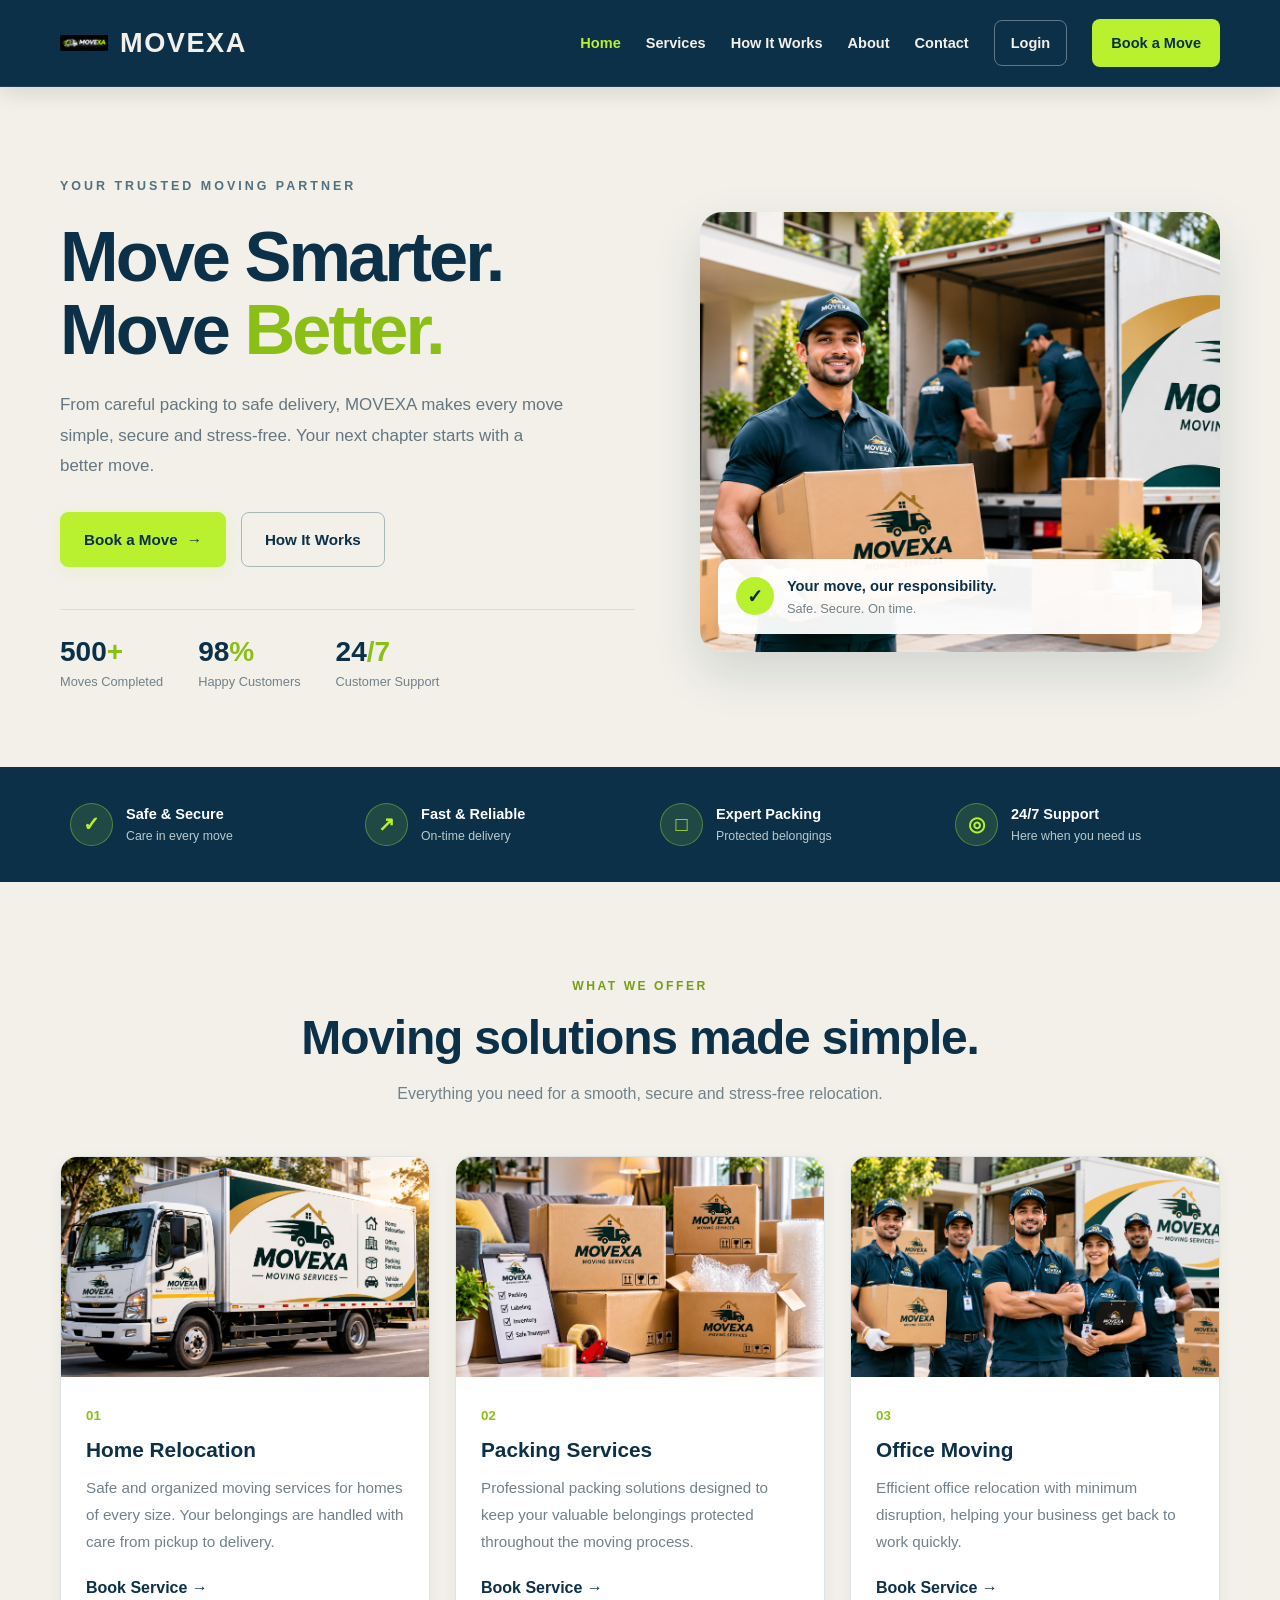
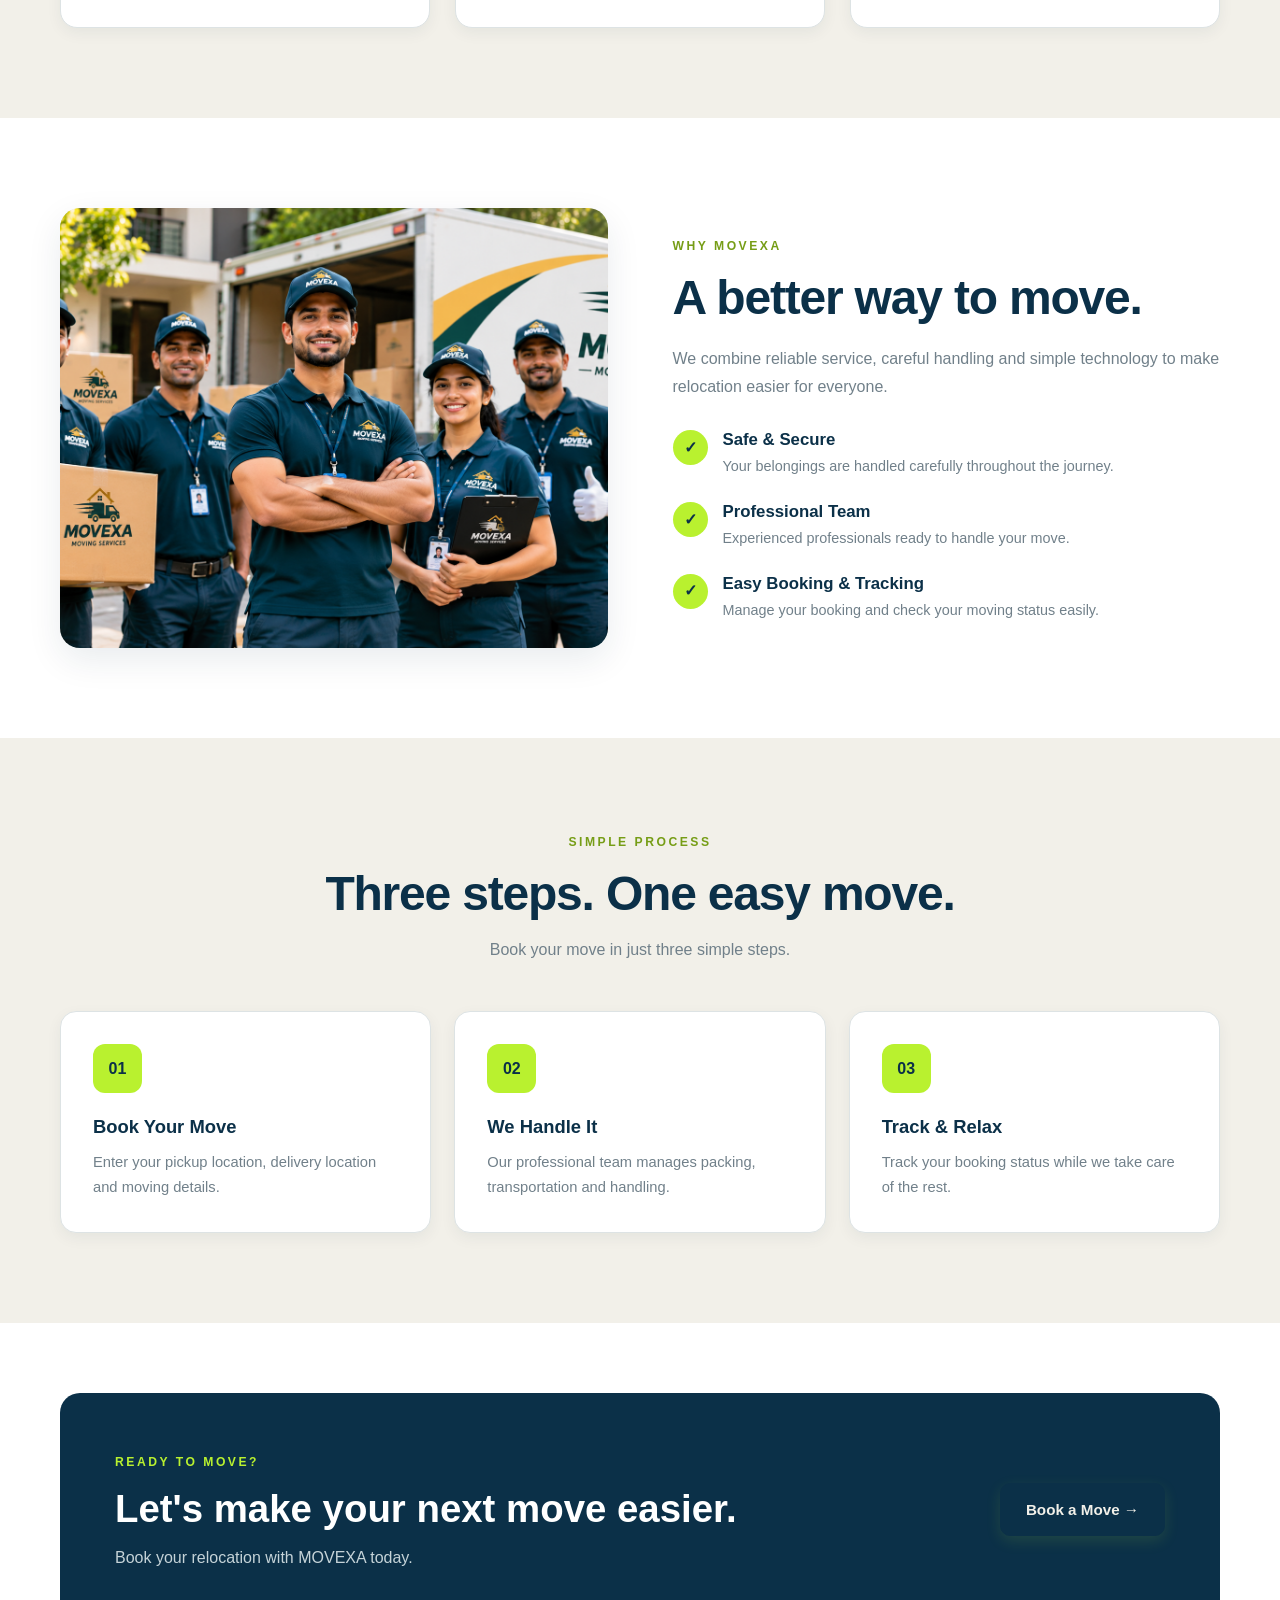
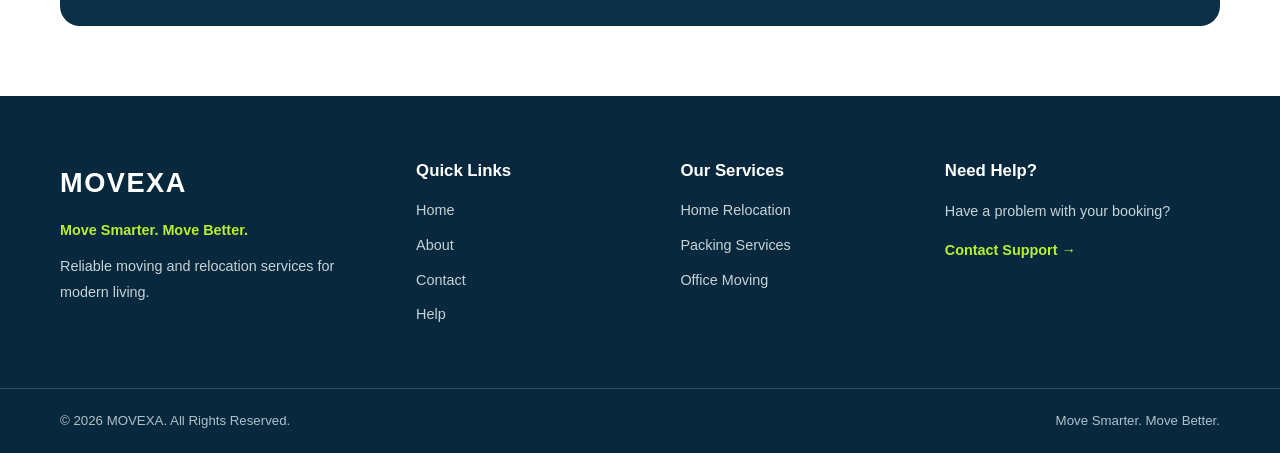
<file: html/index.html>
<!DOCTYPE html>
<html lang="en">
<head>
    <meta charset="UTF-8">
    <meta name="viewport" content="width=device-width, initial-scale=1.0">
    <title>MOVEXA | Move Smarter. Move Better.</title>
    <link rel="stylesheet" href="../css/style.css">
</head>

<body>

    <!-- NAVBAR -->
    <header class="navbar">
        <div class="container nav-inner">

            <a href="index.html" class="logo">
                <img src="../images/logo.png" alt="MOVEXA Logo">
                <span>MOVEXA</span>
            </a>

            <nav class="nav-links">
                <a href="index.html" class="active">Home</a>
                <a href="#services">Services</a>
                <a href="#steps">How It Works</a>
                <a href="about.html">About</a>
                <a href="contact.html">Contact</a>
                <a href="login.html" class="nav-login">Login</a>
                <a href="booking.html" class="nav-register">Book a Move</a>
            </nav>

        </div>
    </header>


    <!-- HERO SECTION -->
    <section class="hero">
        <div class="container hero-grid">

            <div class="hero-content">

                <span class="hero-label">
                    YOUR TRUSTED MOVING PARTNER
                </span>

                <h1>
                    Move Smarter.<br>
                    Move <span>Better.</span>
                </h1>

                <p>
                    From careful packing to safe delivery, MOVEXA
                    makes every move simple, secure and stress-free.
                    Your next chapter starts with a better move.
                </p>

                <div class="hero-buttons">
                    <a href="booking.html" class="btn btn-primary">
                        Book a Move <span>→</span>
                    </a>

                    <a href="#steps" class="btn btn-secondary">
                        How It Works
                    </a>
                </div>

                <div class="hero-trust">

                    <div class="trust-item">
                        <strong>500<span>+</span></strong>
                        <small>Moves Completed</small>
                    </div>

                    <div class="trust-item">
                        <strong>98<span>%</span></strong>
                        <small>Happy Customers</small>
                    </div>

                    <div class="trust-item">
                        <strong>24<span>/7</span></strong>
                        <small>Customer Support</small>
                    </div>

                </div>
            </div>


            <div class="hero-image-box">
                <img
                    src="../images/hero.png"
                    alt="MOVEXA professional moving team">

                <div class="hero-image-caption">
                    <span class="caption-icon">✓</span>
                    <div>
                        <strong>Your move, our responsibility.</strong>
                        <small>Safe. Secure. On time.</small>
                    </div>
                </div>
            </div>

        </div>
    </section>


    <!-- FEATURE BAR -->
    <section class="feature-bar">
        <div class="container feature-bar-grid">

            <div class="feature-item">
                <span class="feature-symbol">✓</span>
                <div>
                    <strong>Safe & Secure</strong>
                    <small>Care in every move</small>
                </div>
            </div>

            <div class="feature-item">
                <span class="feature-symbol">↗</span>
                <div>
                    <strong>Fast & Reliable</strong>
                    <small>On-time delivery</small>
                </div>
            </div>

            <div class="feature-item">
                <span class="feature-symbol">□</span>
                <div>
                    <strong>Expert Packing</strong>
                    <small>Protected belongings</small>
                </div>
            </div>

            <div class="feature-item">
                <span class="feature-symbol">◎</span>
                <div>
                    <strong>24/7 Support</strong>
                    <small>Here when you need us</small>
                </div>
            </div>

        </div>
    </section>


    <!-- SERVICES -->
    <section id="services" class="services-section">
        <div class="container">

            <div class="section-heading">
                <span class="section-label">WHAT WE OFFER</span>
                <h2>Moving solutions made simple.</h2>
                <p>
                    Everything you need for a smooth, secure
                    and stress-free relocation.
                </p>
            </div>

            <div class="services-grid">

                <div class="service-card">
                    <div class="service-image">
                        <img
                            src="../images/Moving Services Truck.png"
                            alt="Home Relocation">
                    </div>

                    <div class="service-content">
                        <span class="service-number">01</span>
                        <h3>Home Relocation</h3>
                        <p>
                            Safe and organized moving services
                            for homes of every size. Your belongings
                            are handled with care from pickup to delivery.
                        </p>
                        <a href="booking.html" class="service-link">
                            Book Service →
                        </a>
                    </div>
                </div>


                <div class="service-card">
                    <div class="service-image">
                        <img
                            src="../images/packing.png"
                            alt="Professional Packing">
                    </div>

                    <div class="service-content">
                        <span class="service-number">02</span>
                        <h3>Packing Services</h3>
                        <p>
                            Professional packing solutions designed
                            to keep your valuable belongings protected
                            throughout the moving process.
                        </p>
                        <a href="booking.html" class="service-link">
                            Book Service →
                        </a>
                    </div>
                </div>


                <div class="service-card">
                    <div class="service-image">
                        <img
                            src="../images/team.png"
                            alt="Office Moving">
                    </div>

                    <div class="service-content">
                        <span class="service-number">03</span>
                        <h3>Office Moving</h3>
                        <p>
                            Efficient office relocation with minimum
                            disruption, helping your business get
                            back to work quickly.
                        </p>
                        <a href="booking.html" class="service-link">
                            Book Service →
                        </a>
                    </div>
                </div>

            </div>
        </div>
    </section>


    <!-- WHY CHOOSE MOVEXA -->
    <section class="why-section">
        <div class="container why-grid">

            <div class="why-image">
                <img src="../images/team.png" alt="MOVEXA professional team">
            </div>

            <div class="why-content">
                <span class="section-label">WHY MOVEXA</span>

                <h2>A better way to move.</h2>

                <p>
                    We combine reliable service, careful handling
                    and simple technology to make relocation easier
                    for everyone.
                </p>

                <div class="why-list">

                    <div class="why-item">
                        <span class="why-icon">✓</span>
                        <div>
                            <h3>Safe & Secure</h3>
                            <p>
                                Your belongings are handled carefully
                                throughout the journey.
                            </p>
                        </div>
                    </div>

                    <div class="why-item">
                        <span class="why-icon">✓</span>
                        <div>
                            <h3>Professional Team</h3>
                            <p>
                                Experienced professionals ready
                                to handle your move.
                            </p>
                        </div>
                    </div>

                    <div class="why-item">
                        <span class="why-icon">✓</span>
                        <div>
                            <h3>Easy Booking & Tracking</h3>
                            <p>
                                Manage your booking and check
                                your moving status easily.
                            </p>
                        </div>
                    </div>

                </div>
            </div>

        </div>
    </section>


    <!-- HOW IT WORKS -->
    <section id="steps" class="steps-section">
        <div class="container">

            <div class="section-heading">
                <span class="section-label">SIMPLE PROCESS</span>
                <h2>Three steps. One easy move.</h2>
                <p>Book your move in just three simple steps.</p>
            </div>

            <div class="steps-grid">

                <div class="step-card">
                    <span class="step-number">01</span>
                    <h3>Book Your Move</h3>
                    <p>
                        Enter your pickup location, delivery
                        location and moving details.
                    </p>
                </div>

                <div class="step-card">
                    <span class="step-number">02</span>
                    <h3>We Handle It</h3>
                    <p>
                        Our professional team manages packing,
                        transportation and handling.
                    </p>
                </div>

                <div class="step-card">
                    <span class="step-number">03</span>
                    <h3>Track & Relax</h3>
                    <p>
                        Track your booking status while
                        we take care of the rest.
                    </p>
                </div>

            </div>
        </div>
    </section>


    <!-- CTA -->
    <section class="cta-section">
        <div class="container">
            <div class="cta-box">

                <div>
                    <span class="section-label">READY TO MOVE?</span>
                    <h2>Let's make your next move easier.</h2>
                    <p>Book your relocation with MOVEXA today.</p>
                </div>

                <a href="booking.html" class="btn btn-dark">
                    Book a Move →
                </a>

            </div>
        </div>
    </section>


    <!-- FOOTER -->
    <footer class="footer">
        <div class="container footer-grid">

            <div class="footer-brand">
                <a href="index.html" class="footer-logo">MOVEXA</a>
                <p class="footer-tagline">Move Smarter. Move Better.</p>
                <p>
                    Reliable moving and relocation services
                    for modern living.
                </p>
            </div>

            <div>
                <h3>Quick Links</h3>
                <a href="index.html">Home</a>
                <a href="about.html">About</a>
                <a href="contact.html">Contact</a>
                <a href="help.html">Help</a>
            </div>

            <div>
                <h3>Our Services</h3>
                <a href="booking.html">Home Relocation</a>
                <a href="booking.html">Packing Services</a>
                <a href="booking.html">Office Moving</a>
            </div>

            <div>
                <h3>Need Help?</h3>
                <p>Have a problem with your booking?</p>
                <a href="help.html" class="footer-help">
                    Contact Support →
                </a>
            </div>

        </div>

        <div class="footer-bottom">
            <div class="container footer-bottom-inner">
                <p>© 2026 MOVEXA. All Rights Reserved.</p>
                <p>Move Smarter. Move Better.</p>
            </div>
        </div>
    </footer>


    <script src="../js/script.js"></script>

</body>
</html>
</file>
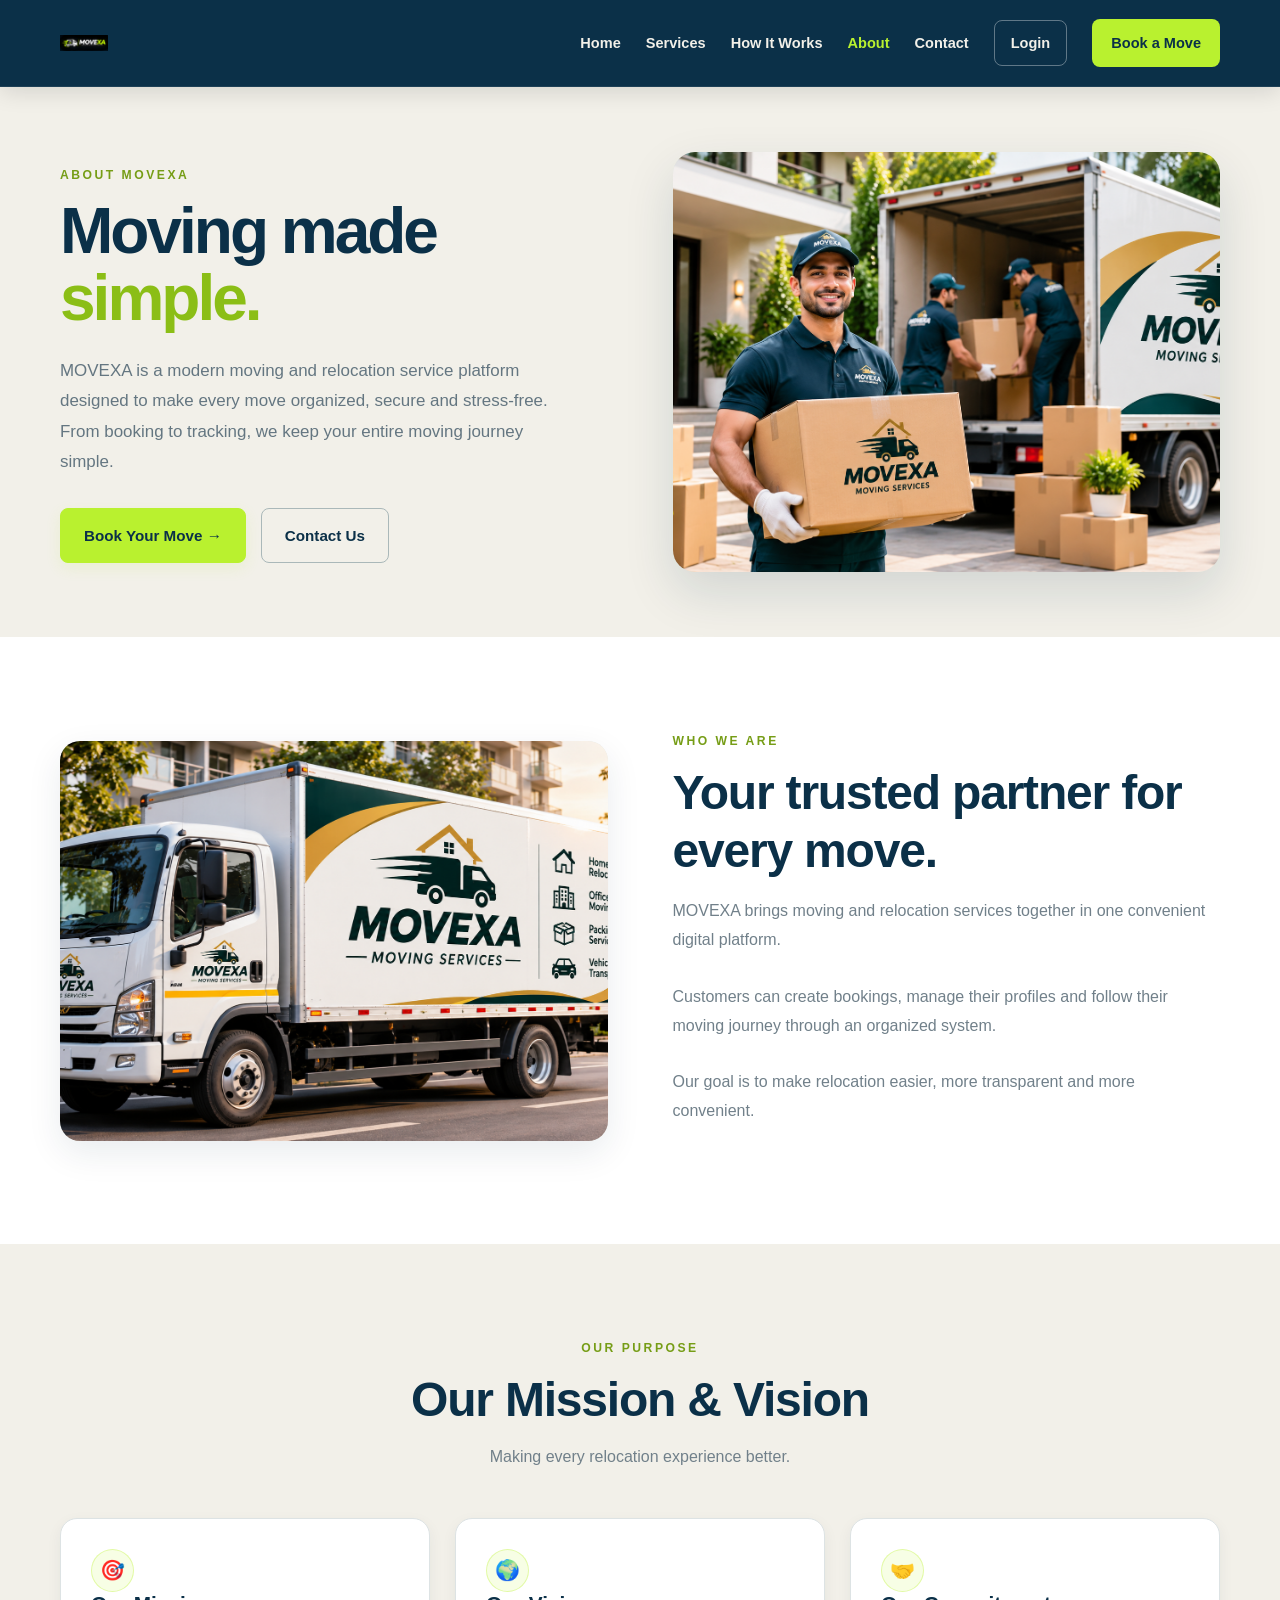
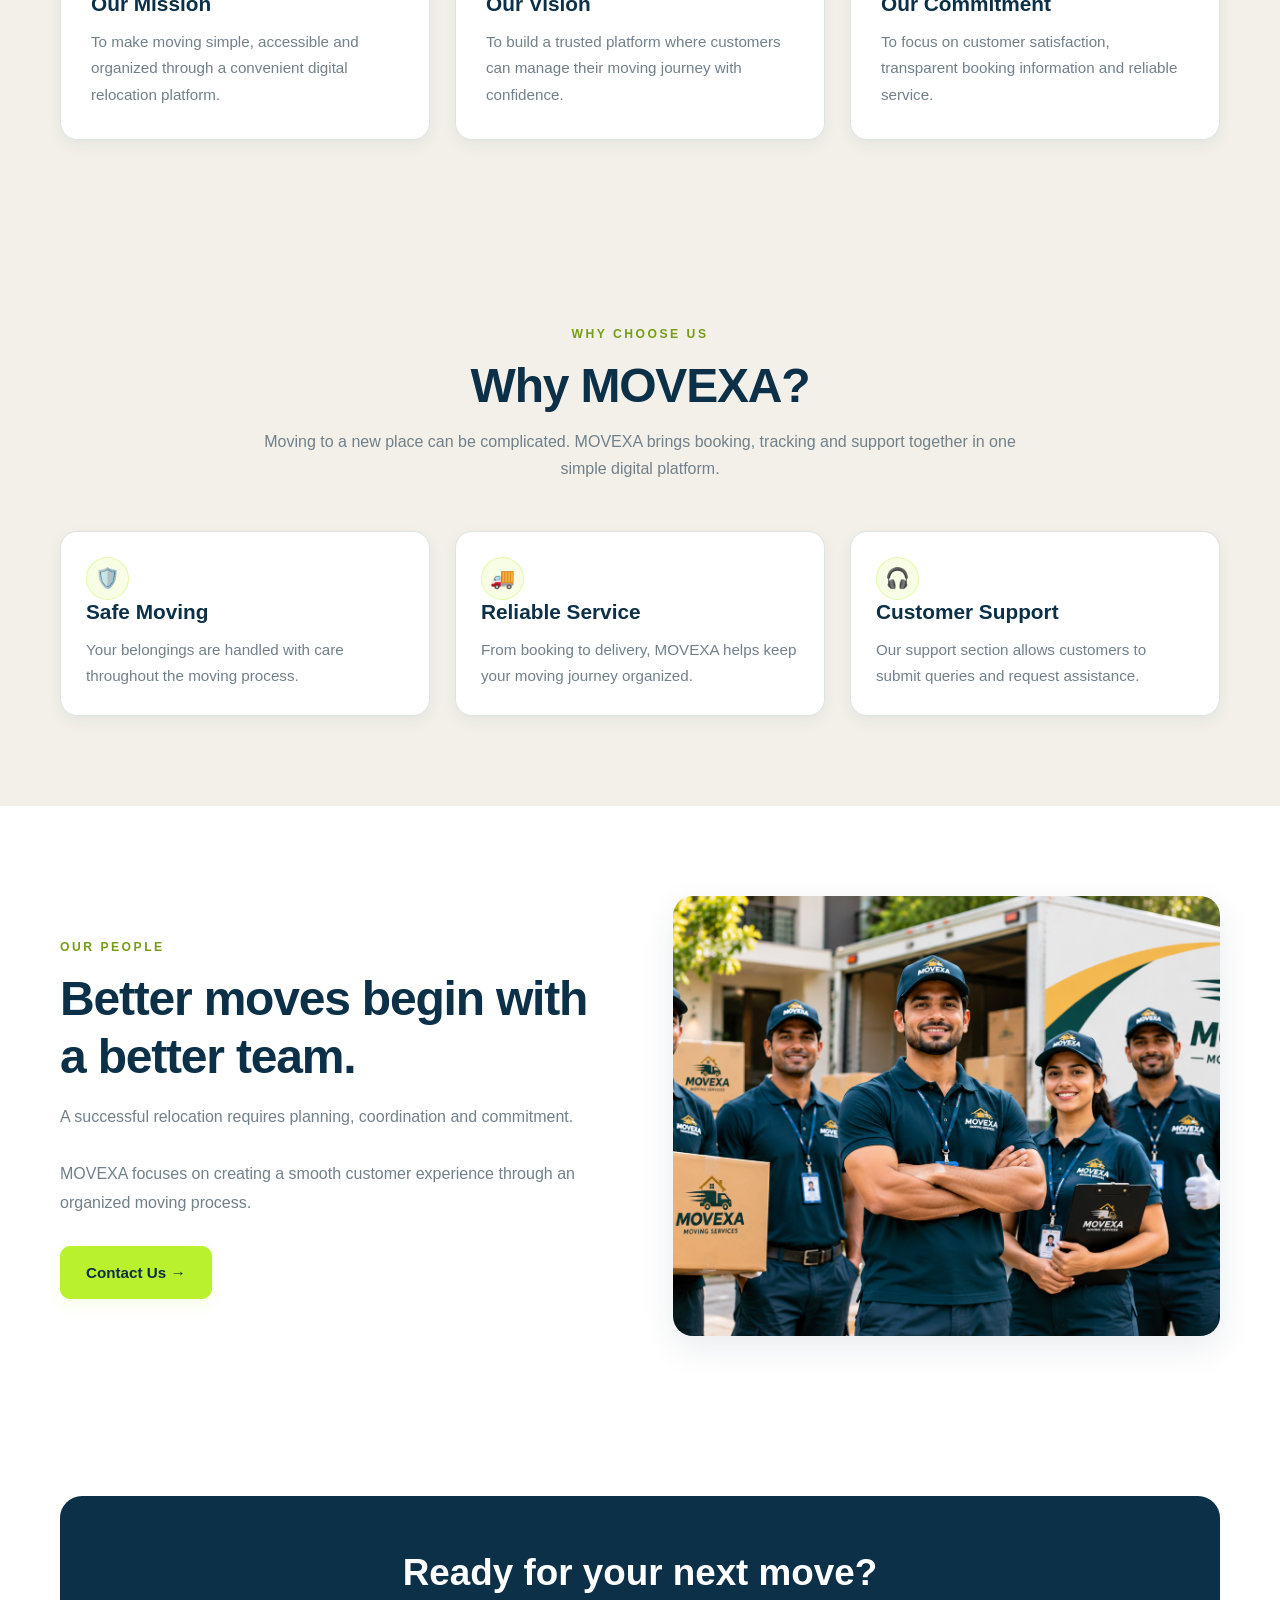
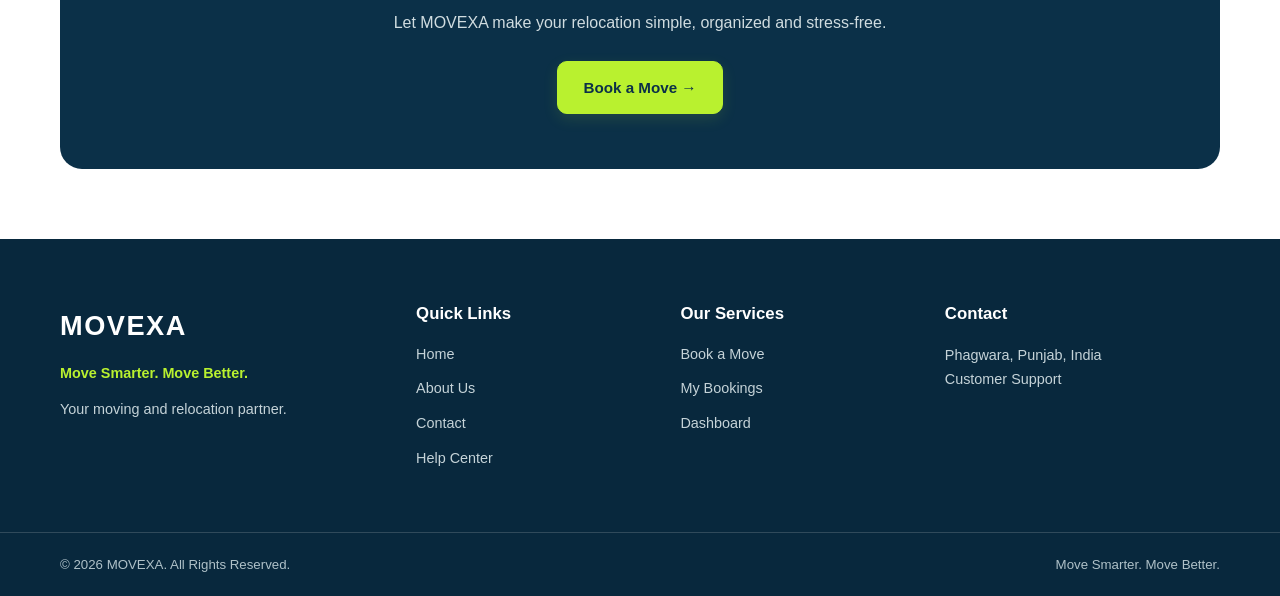
<file: html/about.html>
<!DOCTYPE html>
<html lang="en">
<head>
    <meta charset="UTF-8">
    <meta name="viewport" content="width=device-width, initial-scale=1.0">
    <title>About MOVEXA | Moving & Relocation Services</title>

    <link rel="stylesheet" href="../css/style.css">

    <style>
        /* ABOUT PAGE SPECIFIC DESIGN */

        .about-hero {
            background: var(--background);
            padding: 65px 0;
        }

        .about-hero .hero-grid {
            grid-template-columns: 1fr 1fr;
        }

        .about-hero .hero-content h1 {
            font-size: clamp(2.8rem, 5vw, 4.5rem);
        }

        .about-hero .hero-content h1 span {
            color: #8BBE16;
        }

        .about-hero .hero-image-box img {
            height: 420px;
        }

        .about-intro-section {
            background: #FFFFFF;
        }

        .about-intro-section .why-grid {
            align-items: center;
        }

        .about-intro-section .why-image img {
            height: 400px;
        }

        .about-purpose {
            background: var(--background);
        }

        .about-purpose .service-card {
            height: 100%;
        }

        .about-purpose .service-content {
            padding: 30px;
        }

        .about-team-section {
            background: #FFFFFF;
        }

        .about-cta {
            text-align: center;
            padding: 55px 25px;
            background: var(--primary);
            border-radius: 22px;
        }

        .about-cta h2 {
            color: #FFFFFF;
            font-size: 2.3rem;
            margin-bottom: 15px;
        }

        .about-cta p {
            color: #D0DCE0;
            margin-bottom: 25px;
        }

        @media(max-width: 800px) {
            .about-hero .hero-grid {
                grid-template-columns: 1fr;
            }

            .about-hero .hero-image-box img {
                height: 300px;
            }
        }
    </style>
</head>

<body>

    <!-- NAVBAR -->
    <header class="navbar">
        <div class="nav-inner">

            <a href="index.html" class="logo">
                <img src="../images/logo.png" alt="MOVEXA Logo">
            </a>

            <nav class="nav-links">

                <a href="index.html">Home</a>

                <a href="index.html#services">Services</a>

                <a href="index.html#steps">How It Works</a>

                <a href="about.html" class="active">About</a>

                <a href="contact.html">Contact</a>

                <a href="login.html" class="nav-login">Login</a>

                <a href="booking.html" class="nav-register">
                    Book a Move
                </a>

            </nav>

        </div>
    </header>


    <!-- ABOUT HERO -->
    <section class="hero about-hero">

        <div class="container hero-grid">

            <div class="hero-content">

                <span class="section-label">
                    ABOUT MOVEXA
                </span>

                <h1>
                    Moving made
                    <span>simple.</span>
                </h1>

                <p>
                    MOVEXA is a modern moving and relocation
                    service platform designed to make every
                    move organized, secure and stress-free.
                    From booking to tracking, we keep your
                    entire moving journey simple.
                </p>

                <div class="hero-buttons">

                    <a href="booking.html" class="btn btn-primary">
                        Book Your Move →
                    </a>

                    <a href="contact.html" class="btn btn-secondary">
                        Contact Us
                    </a>

                </div>

            </div>


            <div class="hero-image-box">

                <img
                    src="../images/hero.png"
                    alt="MOVEXA Moving Team">

            </div>

        </div>

    </section>


    <!-- WHO WE ARE -->
    <section class="why-section about-intro-section">

        <div class="container why-grid">

            <div class="why-image">

                <img
                    src="../images/Moving Services Truck.png"
                    alt="MOVEXA Moving Truck"
                    onerror="this.onerror=null;this.src='../images/hero.png';">

            </div>

            <div class="why-content">

                <span class="section-label">
                    WHO WE ARE
                </span>

                <h2>
                    Your trusted partner for every move.
                </h2>

                <p>
                    MOVEXA brings moving and relocation services
                    together in one convenient digital platform.
                </p>

                <p>
                    Customers can create bookings, manage their
                    profiles and follow their moving journey
                    through an organized system.
                </p>

                <p>
                    Our goal is to make relocation easier,
                    more transparent and more convenient.
                </p>

            </div>

        </div>

    </section>


    <!-- MISSION AND VISION -->
    <section class="services-section about-purpose">

        <div class="container">

            <div class="section-heading">

                <span class="section-label">
                    OUR PURPOSE
                </span>

                <h2>Our Mission & Vision</h2>

                <p>
                    Making every relocation experience better.
                </p>

            </div>


            <div class="services-grid">

                <div class="service-card">
                    <div class="service-content">

                        <div class="feature-symbol">🎯</div>

                        <h3>Our Mission</h3>

                        <p>
                            To make moving simple, accessible
                            and organized through a convenient
                            digital relocation platform.
                        </p>

                    </div>
                </div>


                <div class="service-card">
                    <div class="service-content">

                        <div class="feature-symbol">🌍</div>

                        <h3>Our Vision</h3>

                        <p>
                            To build a trusted platform where
                            customers can manage their moving
                            journey with confidence.
                        </p>

                    </div>
                </div>


                <div class="service-card">
                    <div class="service-content">

                        <div class="feature-symbol">🤝</div>

                        <h3>Our Commitment</h3>

                        <p>
                            To focus on customer satisfaction,
                            transparent booking information
                            and reliable service.
                        </p>

                    </div>
                </div>

            </div>

        </div>

    </section>


    <!-- WHY MOVEXA -->
    <section class="services-section">

        <div class="container">

            <div class="section-heading">

                <span class="section-label">
                    WHY CHOOSE US
                </span>

                <h2>Why MOVEXA?</h2>

                <p>
                    Moving to a new place can be complicated.
                    MOVEXA brings booking, tracking and support
                    together in one simple digital platform.
                </p>

            </div>


            <div class="services-grid">

                <div class="service-card">
                    <div class="service-content">

                        <div class="feature-symbol">🛡️</div>

                        <h3>Safe Moving</h3>

                        <p>
                            Your belongings are handled with
                            care throughout the moving process.
                        </p>

                    </div>
                </div>


                <div class="service-card">
                    <div class="service-content">

                        <div class="feature-symbol">🚚</div>

                        <h3>Reliable Service</h3>

                        <p>
                            From booking to delivery, MOVEXA
                            helps keep your moving journey organized.
                        </p>

                    </div>
                </div>


                <div class="service-card">
                    <div class="service-content">

                        <div class="feature-symbol">🎧</div>

                        <h3>Customer Support</h3>

                        <p>
                            Our support section allows customers
                            to submit queries and request assistance.
                        </p>

                    </div>
                </div>

            </div>

        </div>

    </section>


    <!-- TEAM -->
    <section class="why-section about-team-section">

        <div class="container why-grid">

            <div class="why-content">

                <span class="section-label">
                    OUR PEOPLE
                </span>

                <h2>
                    Better moves begin with a better team.
                </h2>

                <p>
                    A successful relocation requires planning,
                    coordination and commitment.
                </p>

                <p>
                    MOVEXA focuses on creating a smooth customer
                    experience through an organized moving process.
                </p>

                <a href="contact.html" class="btn btn-primary">
                    Contact Us →
                </a>

            </div>


            <div class="why-image">

                <img
                    src="../images/team.png"
                    alt="MOVEXA Team">

            </div>

        </div>

    </section>


    <!-- CTA -->
    <section class="cta-section">

        <div class="container">

            <div class="about-cta">

                <h2>Ready for your next move?</h2>

                <p>
                    Let MOVEXA make your relocation
                    simple, organized and stress-free.
                </p>

                <a href="booking.html" class="btn btn-primary">
                    Book a Move →
                </a>

            </div>

        </div>

    </section>


    <!-- FOOTER -->
    <footer class="footer">

        <div class="container footer-grid">

            <div>

                <a href="index.html" class="footer-logo">
                    MOVEXA
                </a>

                <p class="footer-tagline">
                    Move Smarter. Move Better.
                </p>

                <p>
                    Your moving and relocation partner.
                </p>

            </div>


            <div>

                <h3>Quick Links</h3>

                <a href="index.html">Home</a>
                <a href="about.html">About Us</a>
                <a href="contact.html">Contact</a>
                <a href="help.html">Help Center</a>

            </div>


            <div>

                <h3>Our Services</h3>

                <a href="booking.html">Book a Move</a>
                <a href="bookings.html">My Bookings</a>
                <a href="dashboard.html">Dashboard</a>

            </div>


            <div>

                <h3>Contact</h3>

                <p>Phagwara, Punjab, India</p>
                <a href="help.html">Customer Support</a>

            </div>

        </div>


        <div class="footer-bottom">

            <div class="container footer-bottom-inner">

                <p>© 2026 MOVEXA. All Rights Reserved.</p>

                <p>Move Smarter. Move Better.</p>

            </div>

        </div>

    </footer>


    <script src="../js/script.js"></script>

</body>
</html>
</file>
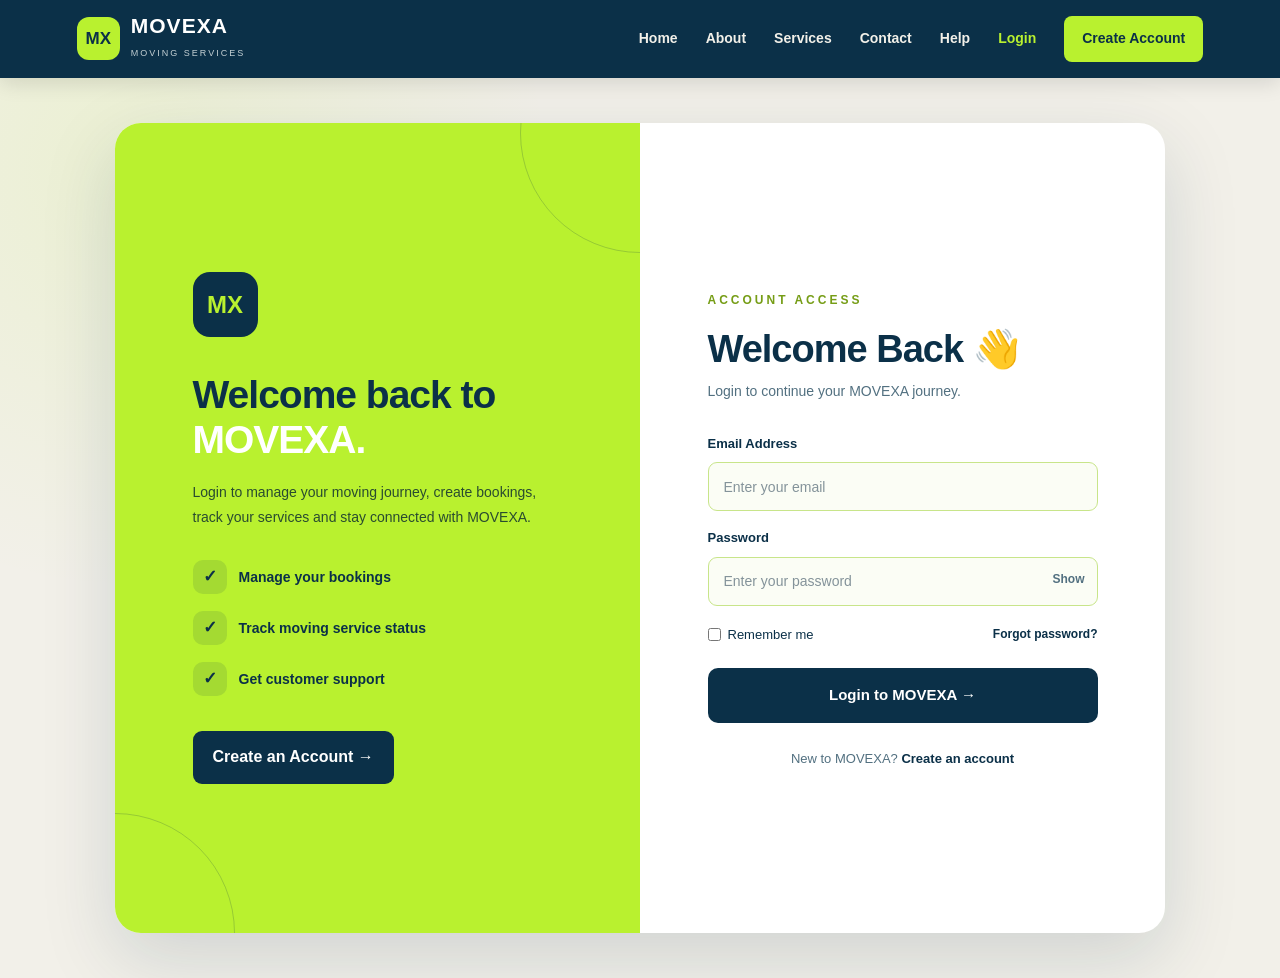
<file: html/admin.html>
<!DOCTYPE html>
<html lang="en">

<head>

    <meta charset="UTF-8">

    <meta name="viewport"
        content="width=device-width, initial-scale=1.0">

    <title>MOVEXA | Admin Dashboard</title>

    <link rel="stylesheet"
        href="../css/style.css">

</head>

<body>

<header class="navbar">

    <div class="container nav-inner">

        <a class="logo" href="index.html">

            <img src="../images/logo.png"
                alt="MOVEXA Logo">

            MOVEXA ADMIN

        </a>

        <nav class="nav-links">

            <a href="index.html">
                Website
            </a>

            <button
                class="btn btn-primary"
                onclick="logout()">

                Logout

            </button>

        </nav>

    </div>

</header>


<section class="page">

    <div class="container">

        <div class="page-title">

            <h1>
                Admin Dashboard
            </h1>

            <p>
                Manage users, bookings and
                support requests.
            </p>

        </div>


        <!-- STATISTICS -->

        <div class="dashboard-grid">


            <div class="stat">

                <small>
                    Total Users
                </small>

                <strong id="adminUsers">
                    0
                </strong>

            </div>


            <div class="stat">

                <small>
                    Total Bookings
                </small>

                <strong id="adminBookings">
                    0
                </strong>

            </div>


            <div class="stat">

                <small>
                    Active
                </small>

                <strong id="adminPending">
                    0
                </strong>

            </div>


            <div class="stat">

                <small>
                    Completed
                </small>

                <strong id="adminCompleted">
                    0
                </strong>

            </div>

        </div>


        <!-- BOOKING MANAGEMENT -->

        <div class="page-title"
            style="margin-top:40px">

            <h2>
                Booking Management
            </h2>

        </div>


        <div class="table-wrap">

            <table>

                <thead>

                    <tr>

                        <th>ID</th>

                        <th>User</th>

                        <th>From</th>

                        <th>To</th>

                        <th>Date</th>

                        <th>Status</th>

                        <th>Action</th>

                    </tr>

                </thead>


                <tbody id="adminBookingRows">

                </tbody>

            </table>

        </div>


        <!-- SUPPORT -->

        <div class="page-title"
            style="margin-top:45px">

            <h2>
                Support Messages
            </h2>

        </div>


        <div class="table-wrap">

            <table>

                <thead>

                    <tr>

                        <th>User</th>

                        <th>Issue</th>

                        <th>Message</th>

                        <th>Status</th>

                        <th>Action</th>

                    </tr>

                </thead>


                <tbody id="supportRows">

                </tbody>

            </table>

        </div>

    </div>

</section>


<script src="../js/script.js"></script>

</body>
</html>
</file>
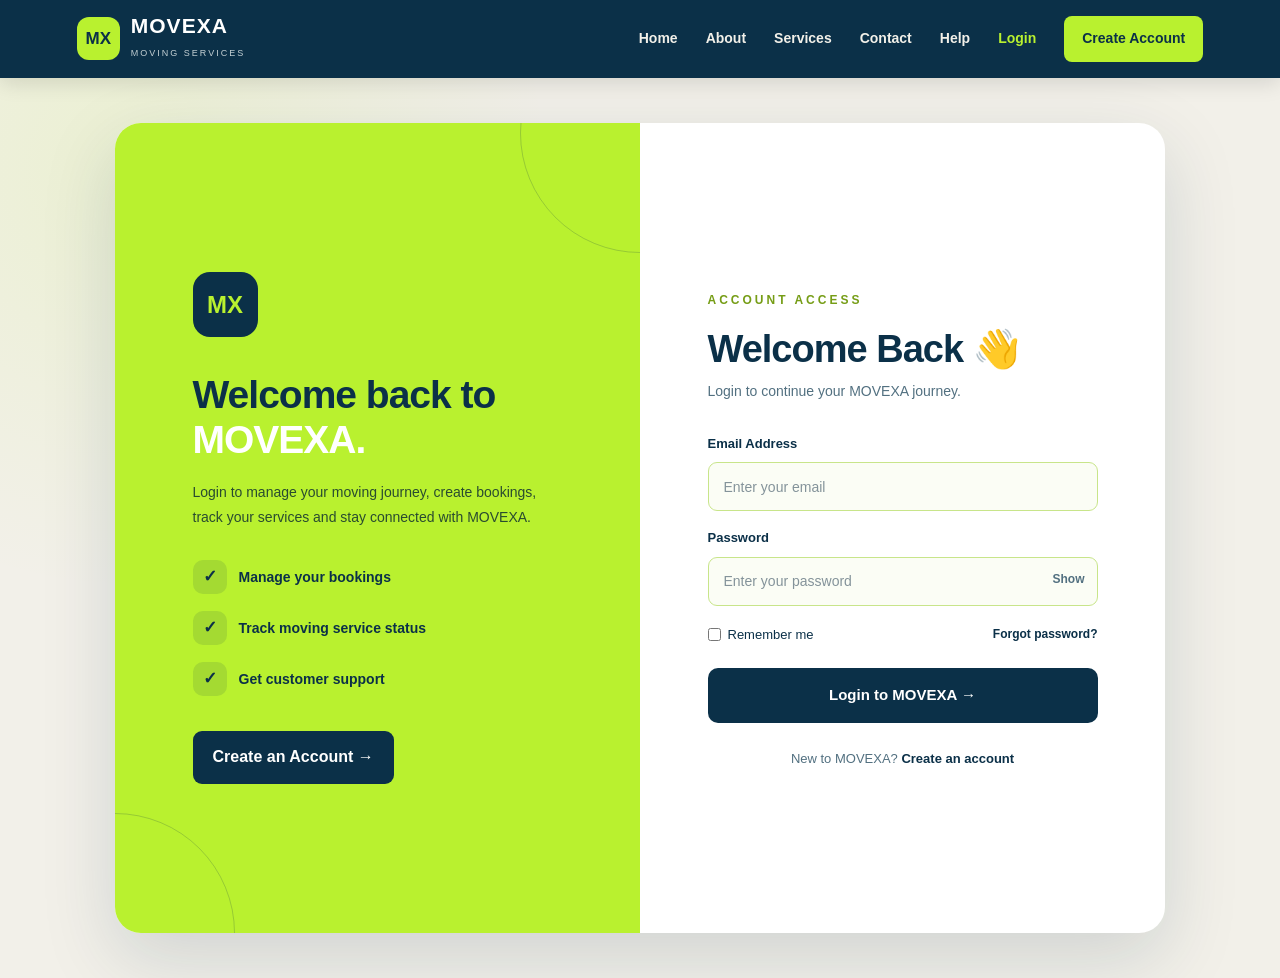
<file: html/booking.html>
<!DOCTYPE html>
<html lang="en">

<head>

    <meta charset="UTF-8">

    <meta name="viewport"
        content="width=device-width, initial-scale=1.0">

    <title>MOVEXA | Book a Move</title>

    <link rel="stylesheet"
        href="../css/style.css">

</head>

<body>

<header class="navbar">

    <div class="container nav-inner">

        <a class="logo" href="index.html">

            <img src="../images/logo.png"
                alt="MOVEXA Logo">

            MOVEXA

        </a>

        <nav class="nav-links">

            <a href="index.html">Home</a>

            <a href="dashboard.html">Dashboard</a>

            <a href="bookings.html">My Bookings</a>

            <a href="profile.html">Profile</a>

            <a href="help.html">Help</a>

        </nav>

    </div>

</header>


<section class="page">

    <div class="container">

        <div class="page-title center">

            <h1>
                Book Your Move
            </h1>

            <p>
                Enter your moving details below.
            </p>

        </div>


        <div class="form-card">

            <div
                id="bookingAlert"
                class="alert">
            </div>


            <form id="bookingForm">

                <div class="form-grid">


                    <div class="form-group">

                        <label>
                            Pickup Location
                        </label>

                        <input
                            type="text"
                            name="from"
                            required>

                    </div>


                    <div class="form-group">

                        <label>
                            Delivery Location
                        </label>

                        <input
                            type="text"
                            name="to"
                            required>

                    </div>


                    <div class="form-group">

                        <label>
                            Moving Date
                        </label>

                        <input
                            type="date"
                            name="moveDate"
                            required>

                    </div>


                    <div class="form-group">

                        <label>
                            Service
                        </label>

                        <select
                            name="service"
                            required>

                            <option value="">
                                Select Service
                            </option>

                            <option>
                                Home Relocation
                            </option>

                            <option>
                                Packing Services
                            </option>

                            <option>
                                Office Moving
                            </option>

                        </select>

                    </div>


                    <div class="form-group">

                        <label>
                            Phone
                        </label>

                        <input
                            type="tel"
                            name="phone"
                            pattern="[0-9]{10}"
                            required>

                    </div>


                    <div class="form-group">

                        <label>
                            Approx. Items
                        </label>

                        <input
                            type="number"
                            name="items"
                            min="1"
                            required>

                    </div>


                    <div class="form-group full">

                        <button
                            class="btn btn-primary"
                            type="submit">

                            Create Booking

                        </button>

                    </div>

                </div>

            </form>

        </div>

    </div>

</section>


<script src="../js/script.js"></script>

</body>
</html>
</file>
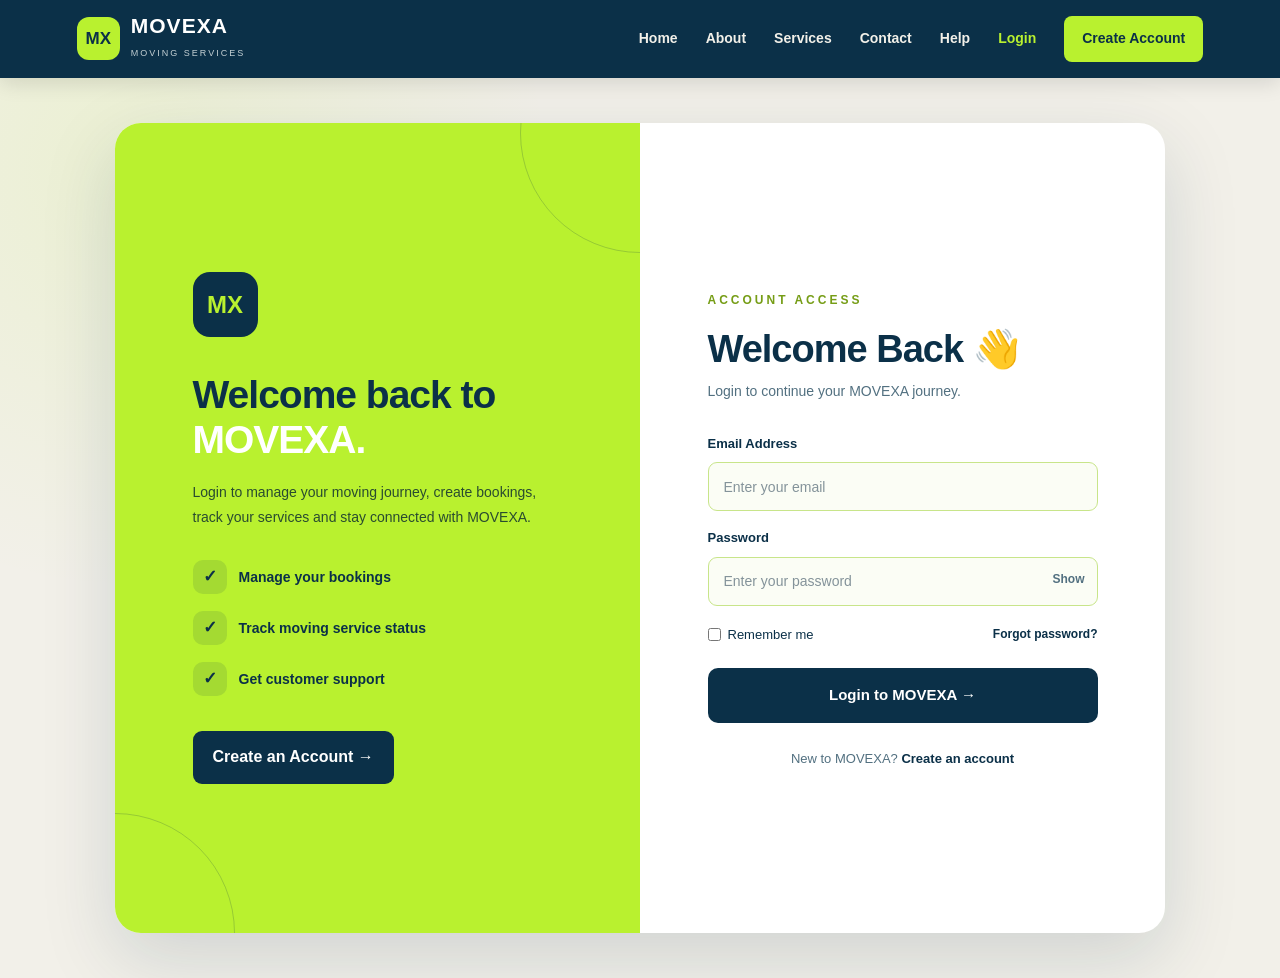
<file: html/bookings.html>
<!DOCTYPE html>
<html lang="en">

<head>

    <meta charset="UTF-8">

    <meta name="viewport"
        content="width=device-width, initial-scale=1.0">

    <title>MOVEXA | My Bookings</title>

    <link rel="stylesheet"
        href="../css/style.css">

</head>

<body>

<header class="navbar">

    <div class="container nav-inner">

        <a class="logo" href="index.html">

            <img src="../images/logo.png"
                alt="MOVEXA Logo">

            MOVEXA

        </a>

        <nav class="nav-links">

            <a href="index.html">Home</a>

            <a href="dashboard.html">Dashboard</a>

            <a href="booking.html">Book Move</a>

            <a href="profile.html">Profile</a>

            <a href="help.html">Help</a>

        </nav>

    </div>

</header>


<section class="page">

    <div class="container">

        <div class="page-title">

            <h1>
                My Bookings
            </h1>

            <p>
                View, track and delete your bookings.
            </p>

        </div>


        <div class="table-wrap">

            <table>

                <thead>

                    <tr>

                        <th>ID</th>

                        <th>From</th>

                        <th>To</th>

                        <th>Date</th>

                        <th>Service</th>

                        <th>Status</th>

                        <th>Action</th>

                    </tr>

                </thead>


                <tbody id="bookingRows">

                </tbody>

            </table>

        </div>

    </div>

</section>


<script src="../js/script.js"></script>

</body>
</html>
</file>
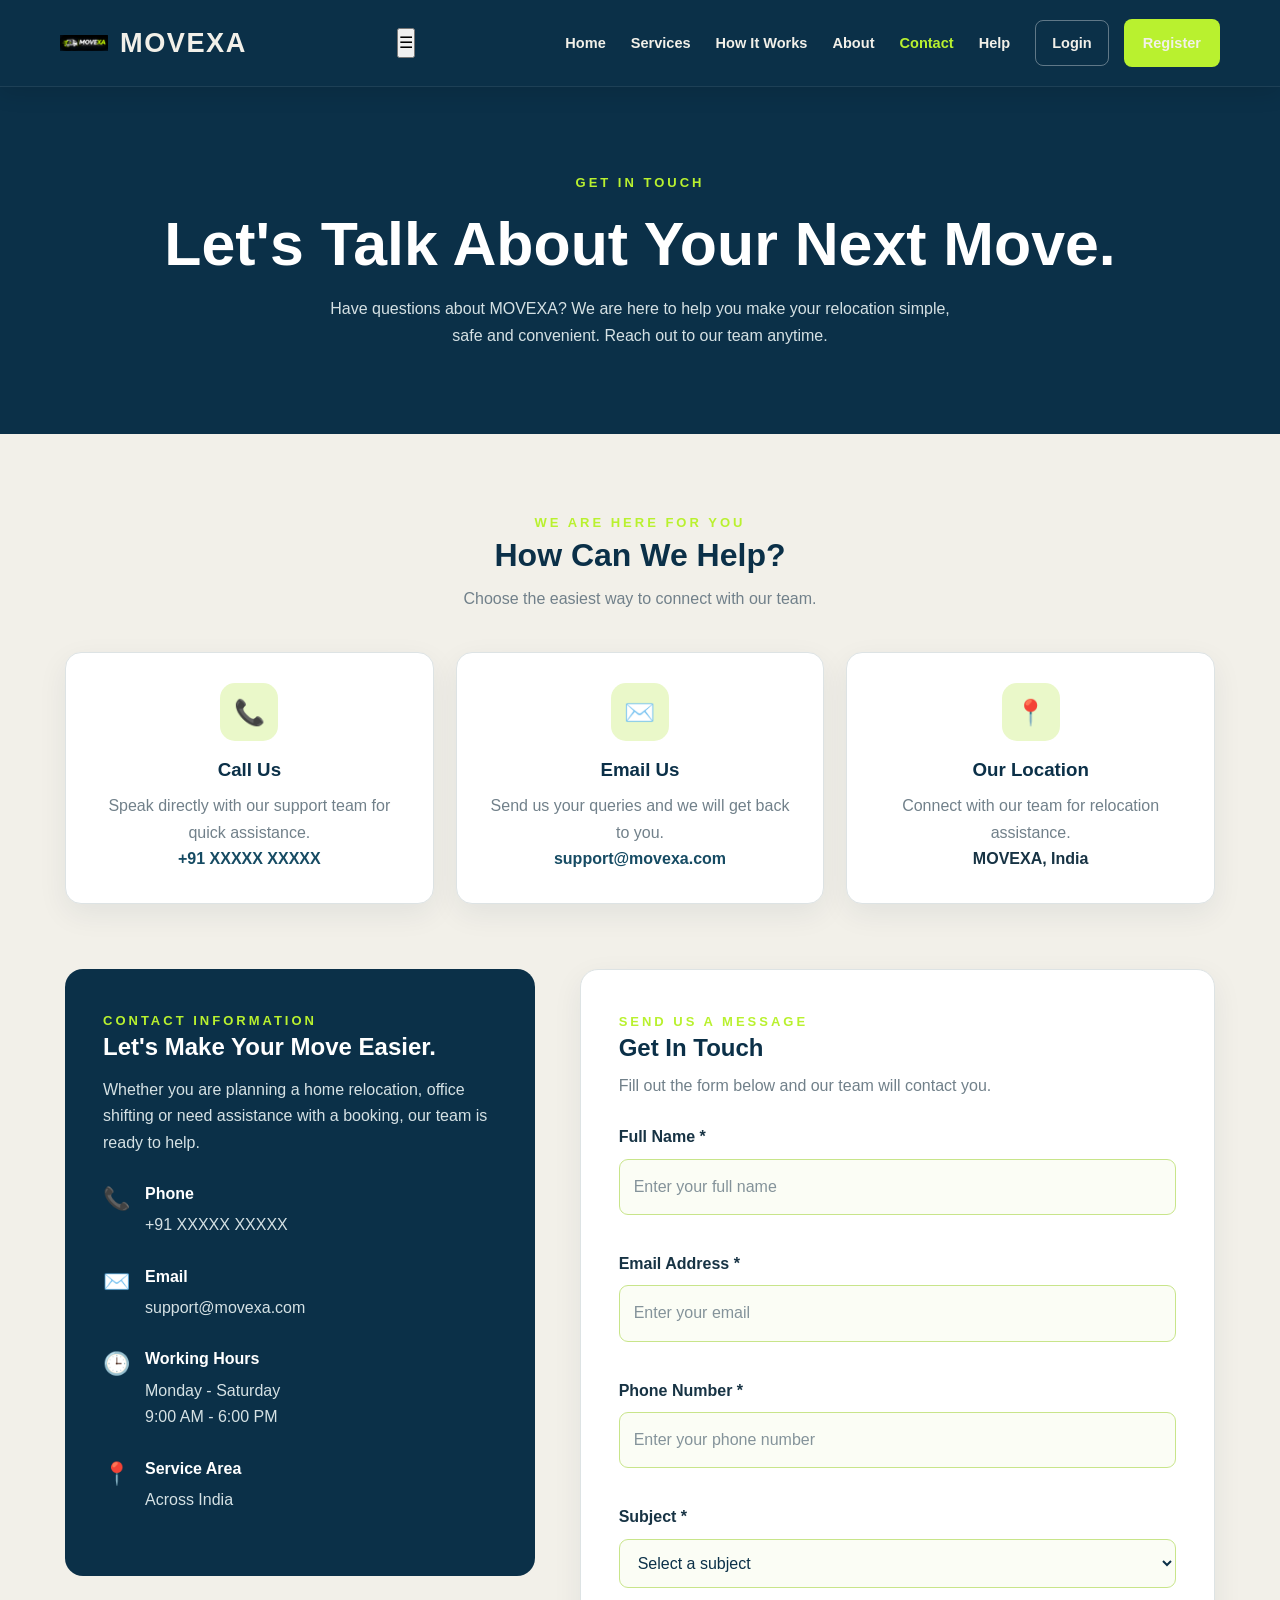
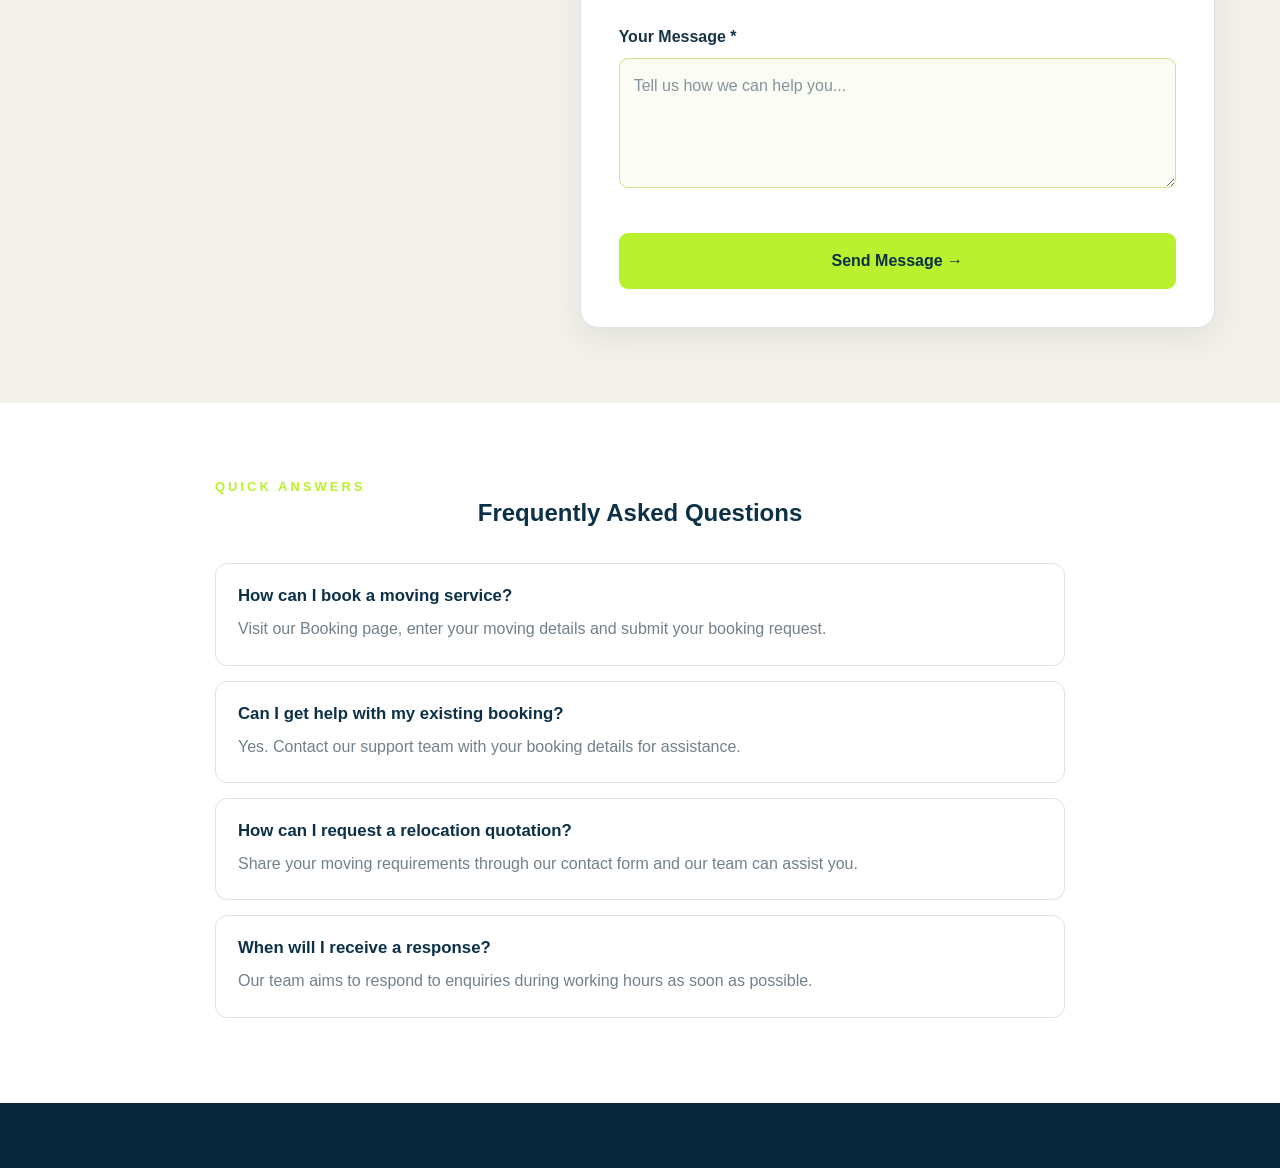
<file: html/contact.html>
<!DOCTYPE html>
<html lang="en">
<head>
    <meta charset="UTF-8">
    <meta name="viewport" content="width=device-width, initial-scale=1.0">
    <title>Contact Us | MOVEXA</title>
    <meta name="description" content="Contact MOVEXA for reliable moving and relocation services.">

    <link rel="stylesheet" href="../css/style.css">

    <style>
        /* Contact page specific layout */
        .contact-hero {
            background: #0B3048;
            color: white;
            padding: 85px 5%;
            text-align: center;
        }

        .contact-hero h1 {
            color: white;
            font-size: clamp(2.3rem, 5vw, 3.8rem);
            margin: 15px 0;
        }

        .contact-hero p {
            color: #D5E1E4;
            max-width: 650px;
            margin: auto;
        }

        .contact-tag {
            color: #B9F12F;
            font-weight: 800;
            letter-spacing: 3px;
            font-size: 13px;
        }

        .contact-main {
            padding: 75px 5%;
        }

        .contact-heading {
            text-align: center;
            margin-bottom: 40px;
        }

        .contact-heading h2 {
            font-size: 2rem;
            margin-bottom: 12px;
        }

        .contact-cards {
            display: grid;
            grid-template-columns: repeat(3, 1fr);
            gap: 22px;
            max-width: 1150px;
            margin: 0 auto 65px;
        }

        .contact-card {
            background: white;
            padding: 30px;
            border-radius: 16px;
            text-align: center;
            border: 1px solid #DDE3E4;
            box-shadow: 0 10px 30px rgba(11,48,72,0.07);
            transition: 0.3s;
        }

        .contact-card:hover {
            transform: translateY(-7px);
            border-color: #B9F12F;
        }

        .contact-icon {
            width: 58px;
            height: 58px;
            background: #EAF8C9;
            color: #0B3048;
            display: grid;
            place-items: center;
            border-radius: 15px;
            font-size: 25px;
            margin: 0 auto 18px;
        }

        .contact-card h3 {
            margin-bottom: 10px;
        }

        .contact-card p {
            line-height: 1.7;
        }

        .contact-card a {
            color: #164B63;
            font-weight: 700;
            overflow-wrap: anywhere;
        }

        .contact-content {
            max-width: 1150px;
            margin: auto;
            display: grid;
            grid-template-columns: 0.85fr 1.15fr;
            gap: 45px;
            align-items: start;
        }

        .contact-info {
            background: #0B3048;
            color: white;
            padding: 38px;
            border-radius: 18px;
        }

        .contact-info h2 {
            color: white;
            margin-bottom: 15px;
        }

        .contact-info p {
            color: #D5E1E4;
            margin-bottom: 25px;
        }

        .contact-info-item {
            display: flex;
            gap: 15px;
            margin: 25px 0;
            align-items: flex-start;
        }

        .contact-info-item span {
            color: #B9F12F;
            font-size: 22px;
        }

        .contact-info-item strong {
            display: block;
            color: white;
            margin-bottom: 5px;
        }

        .contact-info-item p {
            margin: 0;
        }

        .contact-form-box {
            background: white;
            padding: 38px;
            border-radius: 18px;
            border: 1px solid #DDE3E4;
            box-shadow: 0 10px 30px rgba(11,48,72,0.07);
        }

        .contact-form-box h2 {
            margin-bottom: 10px;
        }

        .contact-form-box > p {
            margin-bottom: 25px;
        }

        .contact-form-box .form-group {
            margin-bottom: 20px;
        }

        .contact-form-box label {
            display: block;
            margin-bottom: 8px;
            font-weight: 700;
            color: #173344;
        }

        .contact-form-box input,
        .contact-form-box select,
        .contact-form-box textarea {
            width: 100%;
            padding: 14px;
            border: 1px solid #DDE3E4;
            border-radius: 9px;
            outline: none;
            font: inherit;
        }

        .contact-form-box input:focus,
        .contact-form-box select:focus,
        .contact-form-box textarea:focus {
            border-color: #A6DC20;
            box-shadow: 0 0 0 3px rgba(185,241,47,0.18);
        }

        .contact-form-box textarea {
            min-height: 130px;
            resize: vertical;
        }

        .contact-submit {
            width: 100%;
            padding: 15px;
            border: none;
            border-radius: 9px;
            background: #B9F12F;
            color: #0B3048;
            font-weight: 800;
            cursor: pointer;
            transition: 0.3s;
        }

        .contact-submit:hover {
            background: #A6DC20;
            transform: translateY(-2px);
        }

        .contact-faq {
            background: white;
            padding: 70px 5%;
        }

        .contact-faq-inner {
            max-width: 850px;
            margin: auto;
        }

        .contact-faq h2 {
            text-align: center;
            margin-bottom: 35px;
        }

        .faq-item {
            padding: 22px;
            border: 1px solid #DDE3E4;
            border-radius: 12px;
            margin-bottom: 15px;
        }

        .faq-item h3 {
            font-size: 1.05rem;
            margin-bottom: 9px;
        }

        .faq-item p {
            line-height: 1.7;
        }

        @media(max-width: 800px) {
            .contact-cards {
                grid-template-columns: 1fr;
            }

            .contact-content {
                grid-template-columns: 1fr;
            }
        }

        @media(max-width: 500px) {
            .contact-hero {
                padding: 60px 5%;
            }

            .contact-info,
            .contact-form-box {
                padding: 25px;
            }
        }
    </style>
</head>

<body>

    <!-- NAVBAR -->
    <header id="navbar"></header>


    <!-- HERO SECTION -->
    <section class="contact-hero">
        <div class="contact-tag">GET IN TOUCH</div>

        <h1>Let's Talk About Your Next Move.</h1>

        <p>
            Have questions about MOVEXA? We are here to help you
            make your relocation simple, safe and convenient.
            Reach out to our team anytime.
        </p>
    </section>


    <!-- CONTACT OPTIONS -->
    <section class="contact-main">

        <div class="contact-heading">
            <span class="contact-tag">WE ARE HERE FOR YOU</span>
            <h2>How Can We Help?</h2>
            <p>Choose the easiest way to connect with our team.</p>
        </div>

        <div class="contact-cards">

            <div class="contact-card">
                <div class="contact-icon">📞</div>
                <h3>Call Us</h3>
                <p>Speak directly with our support team for quick assistance.</p>
                <!-- Replace with your actual phone number -->
                <a href="tel:+910000000000">+91 XXXXX XXXXX</a>
            </div>

            <div class="contact-card">
                <div class="contact-icon">✉️</div>
                <h3>Email Us</h3>
                <p>Send us your queries and we will get back to you.</p>
                <!-- Replace with your actual email -->
                <a href="mailto:support@movexa.com">support@movexa.com</a>
            </div>

            <div class="contact-card">
                <div class="contact-icon">📍</div>
                <h3>Our Location</h3>
                <p>Connect with our team for relocation assistance.</p>
                <strong>MOVEXA, India</strong>
            </div>

        </div>


        <!-- CONTACT FORM AND INFORMATION -->
        <div class="contact-content">

            <div class="contact-info">

                <span class="contact-tag">CONTACT INFORMATION</span>

                <h2>Let's Make Your Move Easier.</h2>

                <p>
                    Whether you are planning a home relocation,
                    office shifting or need assistance with a booking,
                    our team is ready to help.
                </p>

                <div class="contact-info-item">
                    <span>📞</span>
                    <div>
                        <strong>Phone</strong>
                        <p>+91 XXXXX XXXXX</p>
                    </div>
                </div>

                <div class="contact-info-item">
                    <span>✉️</span>
                    <div>
                        <strong>Email</strong>
                        <p>support@movexa.com</p>
                    </div>
                </div>

                <div class="contact-info-item">
                    <span>🕒</span>
                    <div>
                        <strong>Working Hours</strong>
                        <p>Monday - Saturday</p>
                        <p>9:00 AM - 6:00 PM</p>
                    </div>
                </div>

                <div class="contact-info-item">
                    <span>📍</span>
                    <div>
                        <strong>Service Area</strong>
                        <p>Across India</p>
                    </div>
                </div>

            </div>


            <!-- FORM -->
            <div class="contact-form-box">

                <span class="contact-tag">SEND US A MESSAGE</span>

                <h2>Get In Touch</h2>

                <p>
                    Fill out the form below and our team will contact you.
                </p>

                <form id="contactForm">

                    <div class="form-group">
                        <label for="name">Full Name *</label>
                        <input
                            type="text"
                            id="name"
                            name="name"
                            placeholder="Enter your full name"
                            required
                        >
                    </div>

                    <div class="form-group">
                        <label for="email">Email Address *</label>
                        <input
                            type="email"
                            id="email"
                            name="email"
                            placeholder="Enter your email"
                            required
                        >
                    </div>

                    <div class="form-group">
                        <label for="phone">Phone Number *</label>
                        <input
                            type="tel"
                            id="phone"
                            name="phone"
                            placeholder="Enter your phone number"
                            pattern="[0-9+\-\s]{10,15}"
                            required
                        >
                    </div>

                    <div class="form-group">
                        <label for="subject">Subject *</label>
                        <select id="subject" name="subject" required>
                            <option value="">Select a subject</option>
                            <option value="Home Relocation">Home Relocation</option>
                            <option value="Office Relocation">Office Relocation</option>
                            <option value="Booking Enquiry">Booking Enquiry</option>
                            <option value="Payment Issue">Payment Issue</option>
                            <option value="General Enquiry">General Enquiry</option>
                            <option value="Other">Other</option>
                        </select>
                    </div>

                    <div class="form-group">
                        <label for="message">Your Message *</label>
                        <textarea
                            id="message"
                            name="message"
                            placeholder="Tell us how we can help you..."
                            required
                        ></textarea>
                    </div>

                    <button type="submit" class="contact-submit">
                        Send Message →
                    </button>

                </form>

            </div>

        </div>

    </section>


    <!-- FAQ SECTION -->
    <section class="contact-faq">

        <div class="contact-faq-inner">

            <span class="contact-tag">QUICK ANSWERS</span>

            <h2>Frequently Asked Questions</h2>

            <div class="faq-item">
                <h3>How can I book a moving service?</h3>
                <p>
                    Visit our Booking page, enter your moving details
                    and submit your booking request.
                </p>
            </div>

            <div class="faq-item">
                <h3>Can I get help with my existing booking?</h3>
                <p>
                    Yes. Contact our support team with your booking
                    details for assistance.
                </p>
            </div>

            <div class="faq-item">
                <h3>How can I request a relocation quotation?</h3>
                <p>
                    Share your moving requirements through our
                    contact form and our team can assist you.
                </p>
            </div>

            <div class="faq-item">
                <h3>When will I receive a response?</h3>
                <p>
                    Our team aims to respond to enquiries during
                    working hours as soon as possible.
                </p>
            </div>

        </div>

    </section>


    <!-- FOOTER -->
    <footer id="footer"></footer>


    <!-- PROJECT JAVASCRIPT -->
    <script src="../js/script.js"></script>

</body>
</html>
</file>
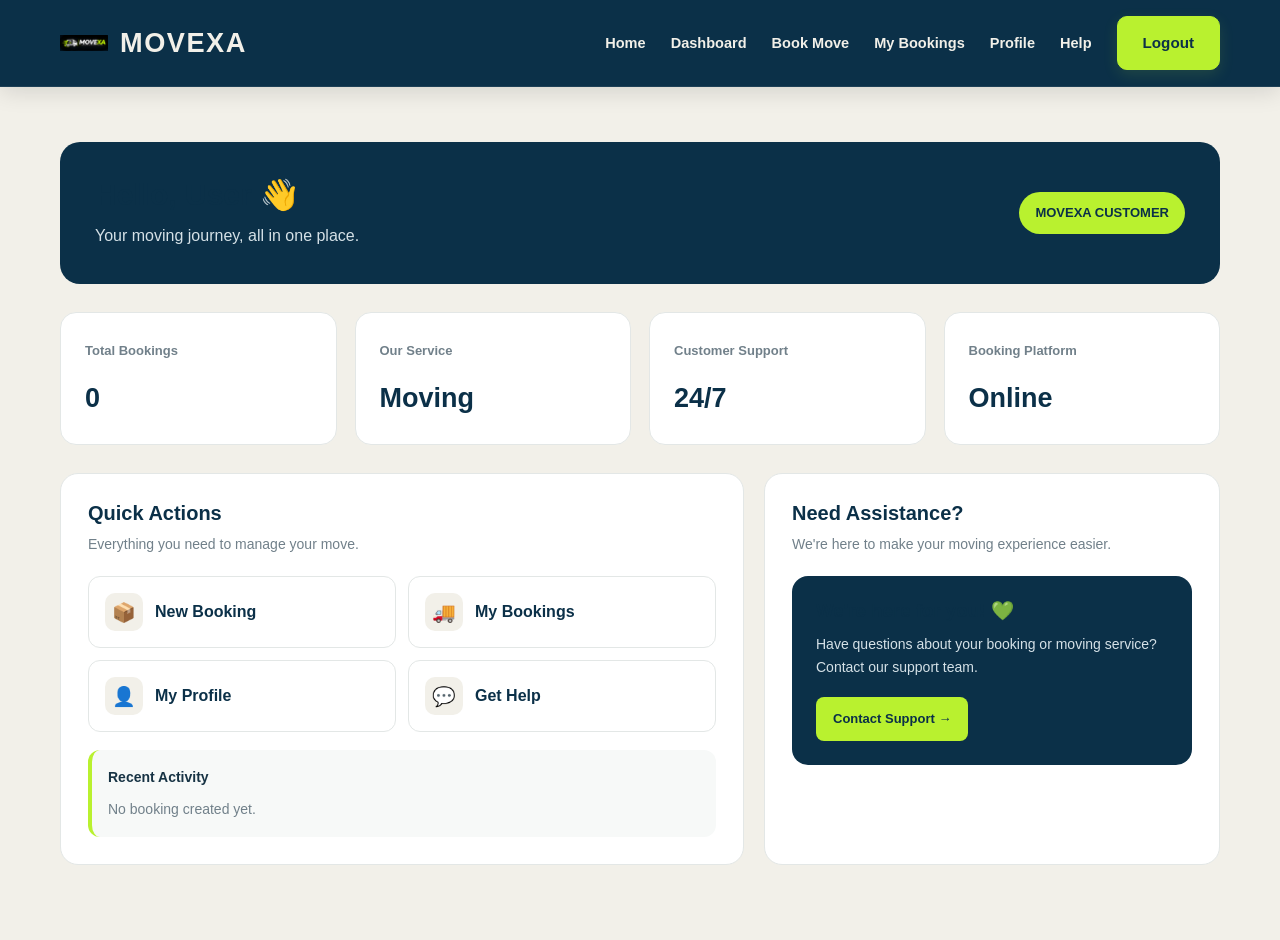
<file: html/dashboard.html>
<!DOCTYPE html>
<html lang="en">

<head>
    <meta charset="UTF-8">
    <meta name="viewport" content="width=device-width, initial-scale=1.0">

    <title>MOVEXA | Dashboard</title>

    <link rel="stylesheet" href="../css/style.css">

    <style>
        :root {
            --midnight: #0B3048;
            --teal: #164B63;
            --lime: #B9F12F;
            --pearl: #F2F0E9;
            --text: #173344;
            --muted: #71808A;
        }

        body {
            background: var(--pearl);
            color: var(--text);
        }

        .dashboard-page {
            padding: 55px 0 75px;
            min-height: 85vh;
        }

        .welcome-section {
            background: var(--midnight);
            color: white;
            padding: 35px;
            border-radius: 20px;
            margin-bottom: 28px;
            display: flex;
            justify-content: space-between;
            align-items: center;
            gap: 20px;
            flex-wrap: wrap;
        }

        .welcome-section h1 {
            font-size: 30px;
            margin-bottom: 10px;
        }

        .welcome-section p {
            color: #d5e1e7;
        }

        .welcome-tag {
            background: var(--lime);
            color: var(--midnight);
            padding: 10px 16px;
            border-radius: 30px;
            font-weight: 700;
            font-size: 13px;
        }

        .dashboard-grid {
            display: grid;
            grid-template-columns: repeat(4, 1fr);
            gap: 18px;
            margin-bottom: 28px;
        }

        .dashboard-stat {
            background: white;
            padding: 24px;
            border-radius: 16px;
            border: 1px solid #e3e7e6;
            transition: transform .2s, box-shadow .2s;
        }

        .dashboard-stat:hover {
            transform: translateY(-4px);
            box-shadow: 0 10px 25px #0b304815;
        }

        .dashboard-stat small {
            color: var(--muted);
            font-size: 13px;
            font-weight: 600;
        }

        .dashboard-stat strong {
            display: block;
            color: var(--midnight);
            font-size: 27px;
            margin-top: 12px;
        }

        .dashboard-content {
            display: grid;
            grid-template-columns: 1.5fr 1fr;
            gap: 20px;
        }

        .dashboard-card {
            background: white;
            padding: 27px;
            border-radius: 18px;
            border: 1px solid #e3e7e6;
        }

        .dashboard-card h2 {
            color: var(--midnight);
            font-size: 20px;
            margin-bottom: 8px;
        }

        .dashboard-card .description {
            color: var(--muted);
            font-size: 14px;
            margin-bottom: 20px;
        }

        .action-list {
            display: grid;
            grid-template-columns: repeat(2, 1fr);
            gap: 12px;
        }

        .action-link {
            display: flex;
            align-items: center;
            gap: 12px;
            padding: 16px;
            border: 1px solid #e3e7e6;
            border-radius: 12px;
            color: var(--midnight);
            text-decoration: none;
            font-weight: 600;
            transition: .2s;
        }

        .action-link:hover {
            border-color: var(--lime);
            background: #f8fce9;
            transform: translateY(-2px);
        }

        .action-icon {
            width: 38px;
            height: 38px;
            display: grid;
            place-items: center;
            background: var(--pearl);
            border-radius: 10px;
            font-size: 19px;
        }

        .last-booking {
            background: #f7f9f8;
            padding: 16px;
            border-radius: 12px;
            border-left: 4px solid var(--lime);
            color: var(--text);
            margin-top: 18px;
            font-size: 14px;
        }

        .support-box {
            background: var(--midnight);
            color: white;
            padding: 24px;
            border-radius: 16px;
            margin-top: 18px;
        }

        .support-box p {
            color: #d5e1e7;
            font-size: 14px;
            margin: 10px 0 18px;
        }

        .support-box a {
            display: inline-block;
            background: var(--lime);
            color: var(--midnight);
            text-decoration: none;
            padding: 11px 17px;
            border-radius: 8px;
            font-weight: 700;
            font-size: 13px;
        }

        @media (max-width: 900px) {
            .dashboard-grid {
                grid-template-columns: repeat(2, 1fr);
            }

            .dashboard-content {
                grid-template-columns: 1fr;
            }
        }

        @media (max-width: 550px) {
            .dashboard-page {
                padding: 30px 0 50px;
            }

            .welcome-section {
                padding: 25px;
            }

            .welcome-section h1 {
                font-size: 24px;
            }

            .dashboard-grid {
                gap: 12px;
            }

            .dashboard-stat {
                padding: 18px;
            }

            .dashboard-stat strong {
                font-size: 23px;
            }

            .action-list {
                grid-template-columns: 1fr;
            }

            .dashboard-card {
                padding: 20px;
            }
        }
    </style>
</head>

<body>

<header class="navbar">
    <div class="container nav-inner">

        <a class="logo" href="index.html">
            <img src="../images/logo.png" alt="MOVEXA Logo">
            MOVEXA
        </a>

        <nav class="nav-links">
            <a href="index.html">Home</a>
            <a href="dashboard.html">Dashboard</a>
            <a href="booking.html">Book Move</a>
            <a href="bookings.html">My Bookings</a>
            <a href="profile.html">Profile</a>
            <a href="help.html">Help</a>

            <button class="btn btn-primary" onclick="logout()">
                Logout
            </button>
        </nav>

    </div>
</header>

<section class="dashboard-page">
    <div class="container">

        <div class="welcome-section">
            <div>
                <h1>Hello, <span id="userName">User</span> 👋</h1>
                <p>Your moving journey, all in one place.</p>
            </div>

            <span class="welcome-tag">MOVEXA CUSTOMER</span>
        </div>

        <div class="dashboard-grid">

            <div class="dashboard-stat">
                <small>Total Bookings</small>
                <strong id="totalBookings">0</strong>
            </div>

            <div class="dashboard-stat">
                <small>Our Service</small>
                <strong>Moving</strong>
            </div>

            <div class="dashboard-stat">
                <small>Customer Support</small>
                <strong>24/7</strong>
            </div>

            <div class="dashboard-stat">
                <small>Booking Platform</small>
                <strong>Online</strong>
            </div>

        </div>

        <div class="dashboard-content">

            <div class="dashboard-card">

                <h2>Quick Actions</h2>
                <p class="description">
                    Everything you need to manage your move.
                </p>

                <div class="action-list">

                    <a href="booking.html" class="action-link">
                        <span class="action-icon">📦</span>
                        <span>New Booking</span>
                    </a>

                    <a href="bookings.html" class="action-link">
                        <span class="action-icon">🚚</span>
                        <span>My Bookings</span>
                    </a>

                    <a href="profile.html" class="action-link">
                        <span class="action-icon">👤</span>
                        <span>My Profile</span>
                    </a>

                    <a href="help.html" class="action-link">
                        <span class="action-icon">💬</span>
                        <span>Get Help</span>
                    </a>

                </div>

                <div class="last-booking">
                    <strong>Recent Activity</strong>
                    <p id="lastBooking" style="margin-top:8px;">
                        No booking created yet.
                    </p>
                </div>

            </div>

            <div class="dashboard-card">

                <h2>Need Assistance?</h2>
                <p class="description">
                    We're here to make your moving experience easier.
                </p>

                <div class="support-box">
                    <h3>We're here for you! 💚</h3>
                    <p>
                        Have questions about your booking or moving service?
                        Contact our support team.
                    </p>

                    <a href="help.html">Contact Support →</a>
                </div>

            </div>

        </div>

    </div>
</section>

<script src="../js/script.js"></script>

</body>
</html>
</file>
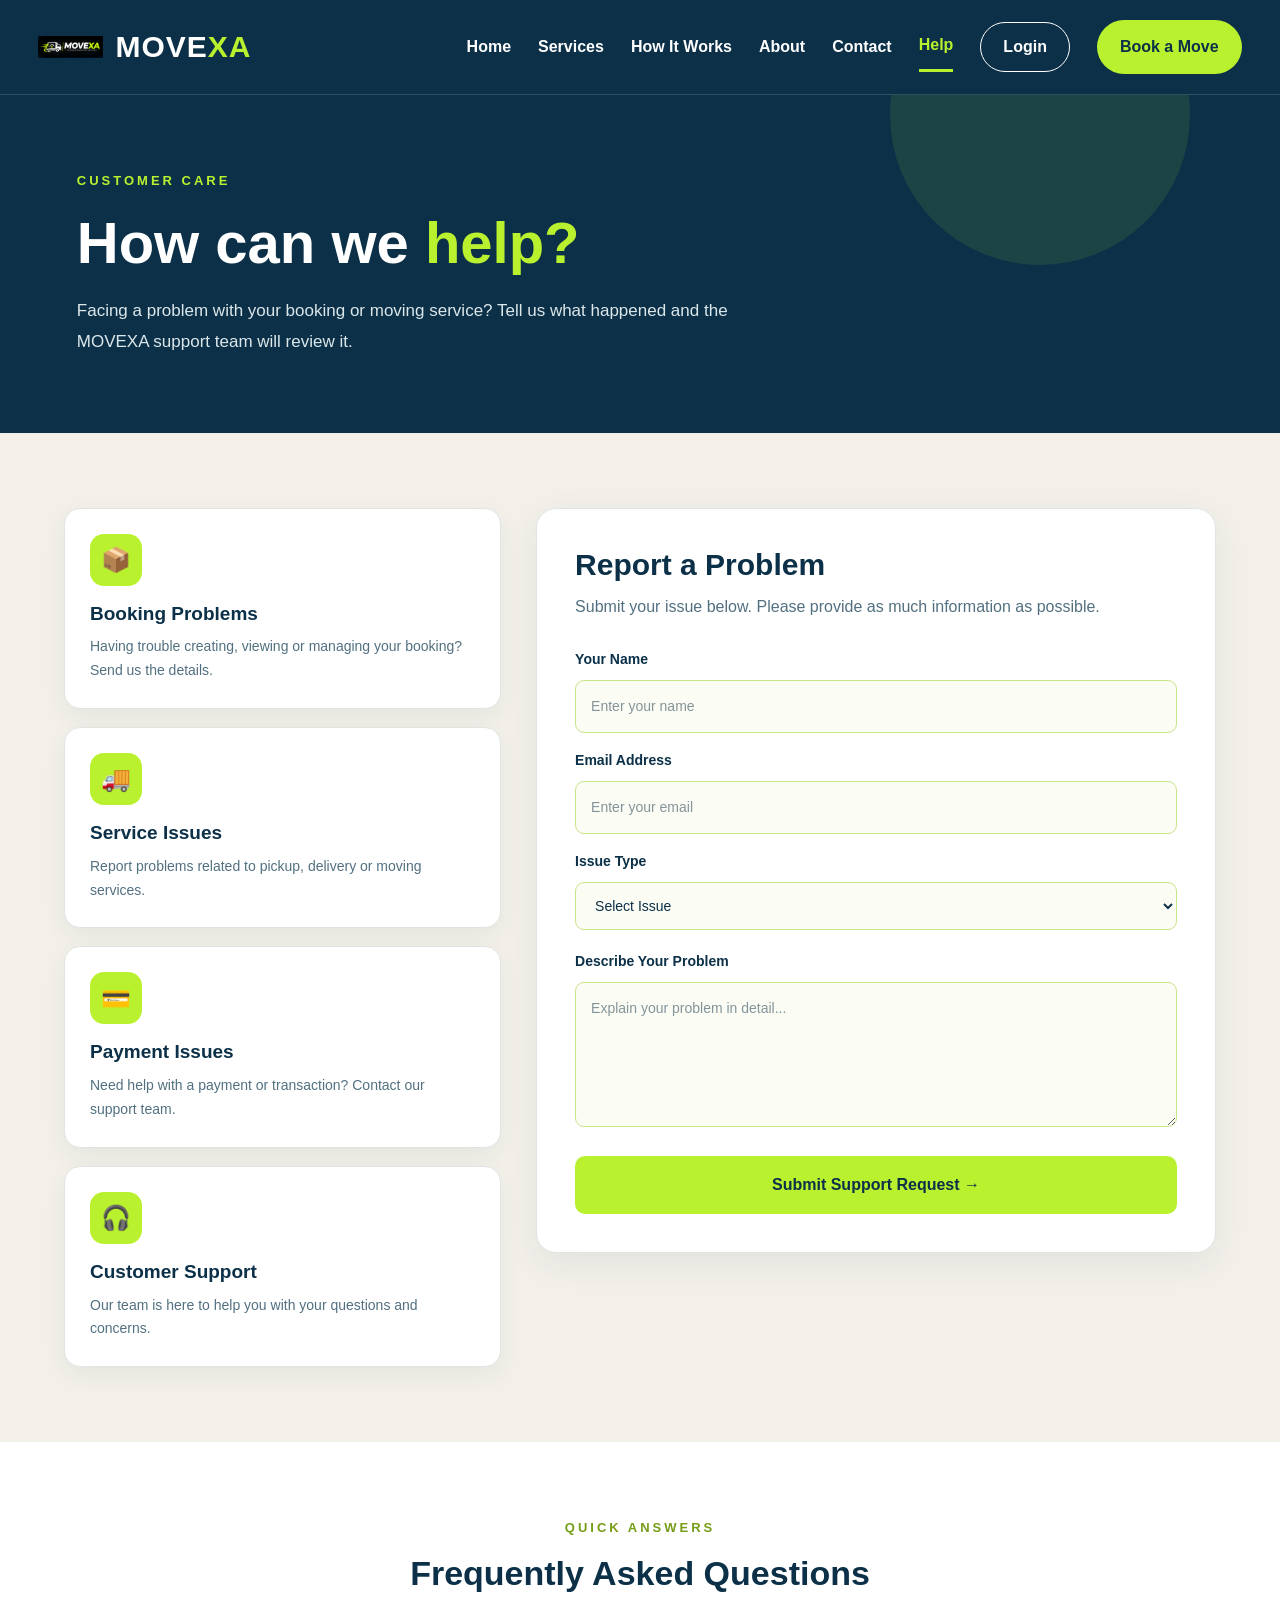
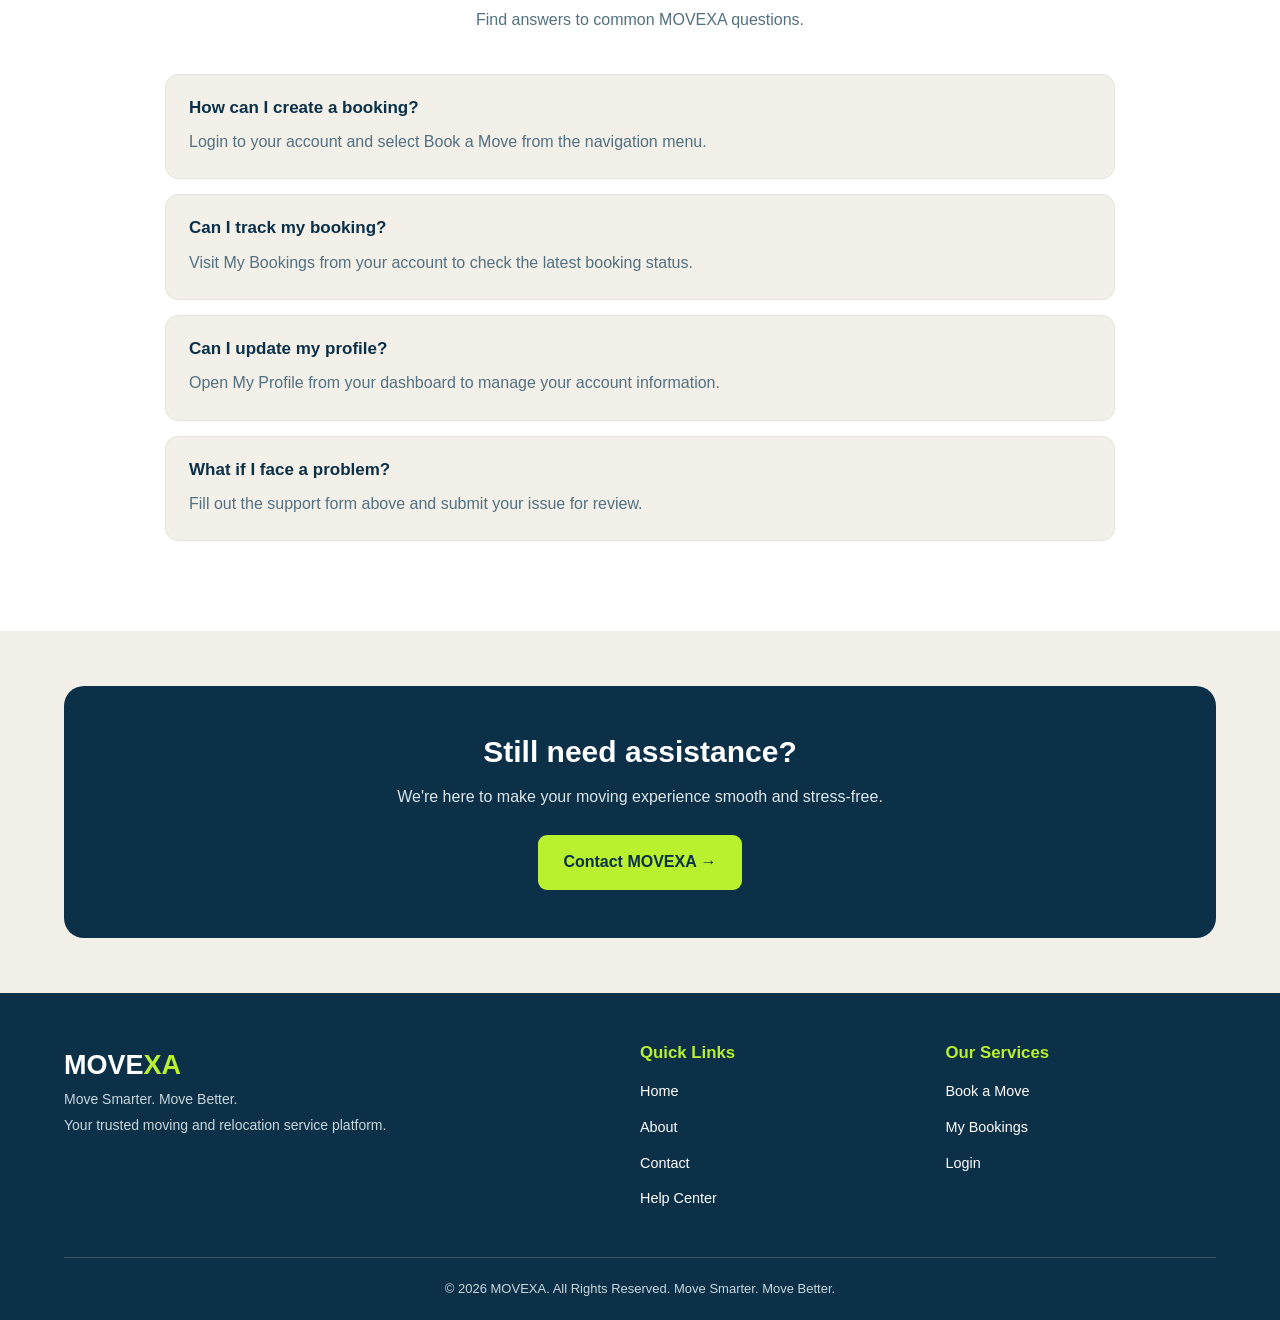
<file: html/help.html>
<!DOCTYPE html>
<html lang="en">
<head>
<meta charset="UTF-8">
<meta name="viewport" content="width=device-width, initial-scale=1.0">
<title>MOVEXA | Help Center</title>

<link rel="stylesheet" href="../css/style.css">

<style>
:root {
    --mx-teal: #0B3048;
    --mx-pearl: #F2F0E9;
    --mx-lime: #B9F12F;
    --mx-blue: #527080;
    --mx-white: #FFFFFF;
}

* {
    box-sizing: border-box;
}

html {
    scroll-behavior: smooth;
    scroll-padding-top: 100px;
}

body {
    margin: 0;
    background: var(--mx-pearl);
    color: var(--mx-teal);
    font-family: Arial, sans-serif;
}

/* =========================
   NAVBAR
========================= */

.mx-header {
    width: 100%;
    min-height: 94px;
    background: var(--mx-teal);
    position: sticky;
    top: 0;
    z-index: 99999;
    border-bottom: 1px solid rgba(255,255,255,0.15);
}

.mx-nav-container {
    width: min(1500px, 94%);
    min-height: 94px;
    margin: auto;
    display: flex;
    align-items: center;
    justify-content: space-between;
    gap: 25px;
}

.mx-brand {
    display: flex;
    align-items: center;
    gap: 12px;
    text-decoration: none;
    flex-shrink: 0;
}

.mx-brand img {
    width: 65px;
    height: 58px;
    object-fit: contain;
    display: block;
}

.mx-brand-name {
    color: var(--mx-white);
    font-size: 30px;
    font-weight: 900;
    letter-spacing: 1px;
}

.mx-brand-name span {
    color: var(--mx-lime);
}

.mx-menu {
    display: flex;
    align-items: center;
    justify-content: flex-end;
    gap: 27px;
}

.mx-menu a {
    color: #FFFFFF !important;
    text-decoration: none !important;
    font-size: 16px;
    font-weight: 600;
    white-space: nowrap;
    padding: 10px 0;
    transition: 0.25s;
}

.mx-menu a:hover,
.mx-menu a.mx-active {
    color: var(--mx-lime) !important;
}

.mx-menu a.mx-active {
    border-bottom: 3px solid var(--mx-lime);
}

.mx-menu .mx-login {
    border: 1.5px solid #FFFFFF;
    padding: 11px 22px;
    border-radius: 30px;
}

.mx-menu .mx-book {
    background: var(--mx-lime);
    color: var(--mx-teal) !important;
    padding: 14px 23px;
    border-radius: 30px;
    font-weight: 800;
}

.mx-menu .mx-book:hover {
    background: #A6DC20;
    color: var(--mx-teal) !important;
}


/* =========================
   HERO
========================= */

.mx-hero {
    background: var(--mx-teal);
    padding: 75px 6%;
    position: relative;
    overflow: hidden;
}

.mx-hero::after {
    content: "";
    position: absolute;
    width: 300px;
    height: 300px;
    border-radius: 50%;
    background: rgba(185,241,47,0.10);
    right: 7%;
    top: -130px;
}

.mx-hero-content {
    max-width: 1200px;
    margin: auto;
    position: relative;
    z-index: 2;
}

.mx-label {
    color: var(--mx-lime);
    font-size: 13px;
    font-weight: 800;
    letter-spacing: 3px;
}

.mx-hero h1 {
    color: #FFFFFF;
    font-size: clamp(38px, 5vw, 58px);
    margin: 20px 0;
    line-height: 1.12;
}

.mx-hero h1 span {
    color: var(--mx-lime);
}

.mx-hero p {
    color: #DCE7EA;
    max-width: 700px;
    font-size: 17px;
    line-height: 1.8;
}


/* =========================
   MAIN SUPPORT AREA
========================= */

.mx-support-section {
    background: var(--mx-pearl);
    padding: 75px 5%;
}

.mx-support-container {
    max-width: 1200px;
    margin: auto;
    display: grid;
    grid-template-columns: 0.9fr 1.4fr;
    gap: 35px;
    align-items: start;
}


/* SUPPORT CARDS */

.mx-support-options {
    display: grid;
    gap: 18px;
}

.mx-support-card {
    background: #FFFFFF;
    padding: 25px;
    border-radius: 16px;
    border: 1px solid #E0E5E3;
    box-shadow: 0 8px 25px rgba(11,48,72,0.06);
    transition: 0.3s;
}

.mx-support-card:hover {
    transform: translateY(-5px);
    border-color: var(--mx-lime);
    box-shadow: 0 12px 28px rgba(11,48,72,0.12);
}

.mx-support-icon {
    width: 52px;
    height: 52px;
    background: var(--mx-lime);
    color: var(--mx-teal);
    display: grid;
    place-items: center;
    border-radius: 14px;
    font-size: 24px;
    margin-bottom: 17px;
}

.mx-support-card h3 {
    color: var(--mx-teal);
    font-size: 19px;
    margin: 0 0 10px;
}

.mx-support-card p {
    color: var(--mx-blue);
    line-height: 1.7;
    font-size: 14px;
    margin: 0;
}


/* =========================
   FORM
========================= */

.mx-form-box {
    background: #FFFFFF;
    border-radius: 20px;
    padding: 38px;
    border: 1px solid #E0E5E3;
    box-shadow: 0 10px 35px rgba(11,48,72,0.07);
}

.mx-form-box h2 {
    color: var(--mx-teal);
    font-size: 30px;
    margin: 0 0 10px;
}

.mx-form-description {
    color: var(--mx-blue);
    line-height: 1.7;
    margin-bottom: 28px;
}

.mx-form-box label {
    display: block;
    color: var(--mx-teal);
    font-weight: 700;
    font-size: 14px;
    margin-bottom: 9px;
}

.mx-form-box input,
.mx-form-box select,
.mx-form-box textarea {
    width: 100%;
    padding: 14px 15px;
    margin-bottom: 20px;
    border: 1px solid #D9E0E1;
    border-radius: 9px;
    background: #F8F9F5;
    color: var(--mx-teal);
    font-family: inherit;
    font-size: 14px;
    outline: none;
}

.mx-form-box input:focus,
.mx-form-box select:focus,
.mx-form-box textarea:focus {
    border-color: var(--mx-teal);
    box-shadow: 0 0 0 3px rgba(11,48,72,0.08);
}

.mx-form-box textarea {
    min-height: 145px;
    resize: vertical;
}

.mx-submit {
    width: 100%;
    padding: 16px;
    background: var(--mx-lime);
    color: var(--mx-teal);
    font-size: 16px;
    font-weight: 800;
    border: none;
    border-radius: 10px;
    cursor: pointer;
    transition: 0.3s;
}

.mx-submit:hover {
    background: #A6DC20;
    transform: translateY(-2px);
}


/* =========================
   FAQ
========================= */

.mx-faq-section {
    padding: 75px 5%;
    background: #FFFFFF;
}

.mx-faq-container {
    max-width: 950px;
    margin: auto;
}

.mx-faq-heading {
    text-align: center;
    margin-bottom: 40px;
}

.mx-faq-heading .mx-label {
    color: #769D16;
}

.mx-faq-heading h2 {
    color: var(--mx-teal);
    font-size: 34px;
    margin: 14px 0;
}

.mx-faq-heading p {
    color: var(--mx-blue);
}

.mx-faq {
    padding: 23px;
    background: var(--mx-pearl);
    border-radius: 13px;
    border: 1px solid #E1E5E0;
    margin-bottom: 15px;
}

.mx-faq h3 {
    color: var(--mx-teal);
    font-size: 17px;
    margin: 0 0 10px;
}

.mx-faq p {
    color: var(--mx-blue);
    line-height: 1.7;
    margin: 0;
}


/* =========================
   CTA
========================= */

.mx-cta-section {
    background: var(--mx-pearl);
    padding: 55px 5%;
}

.mx-cta {
    max-width: 1200px;
    margin: auto;
    padding: 48px 25px;
    text-align: center;
    border-radius: 20px;
    background: var(--mx-teal);
}

.mx-cta h2 {
    color: #FFFFFF;
    font-size: 30px;
    margin: 0 0 14px;
}

.mx-cta p {
    color: #DCE7EA;
    margin-bottom: 25px;
}

.mx-cta a {
    display: inline-block;
    background: var(--mx-lime);
    color: var(--mx-teal);
    text-decoration: none;
    padding: 14px 25px;
    border-radius: 9px;
    font-weight: 800;
}


/* =========================
   FOOTER
========================= */

.mx-footer {
    background: var(--mx-teal);
    padding: 50px 5% 20px;
    color: #FFFFFF;
}

.mx-footer-grid {
    max-width: 1200px;
    margin: auto;
    display: grid;
    grid-template-columns: 2fr 1fr 1fr;
    gap: 35px;
}

.mx-footer h3 {
    color: var(--mx-lime);
    margin-bottom: 17px;
}

.mx-footer p {
    color: #C8D7DC;
    line-height: 1.8;
    font-size: 14px;
}

.mx-footer a {
    display: block;
    color: #FFFFFF !important;
    text-decoration: none;
    margin: 12px 0;
    font-size: 14px;
}

.mx-footer a:hover {
    color: var(--mx-lime) !important;
}

.mx-footer-brand {
    font-size: 27px;
    font-weight: 900;
    color: #FFFFFF;
}

.mx-footer-brand span {
    color: var(--mx-lime);
}

.mx-footer-bottom {
    max-width: 1200px;
    margin: 35px auto 0;
    padding-top: 20px;
    border-top: 1px solid rgba(255,255,255,0.18);
    color: #C8D7DC;
    font-size: 13px;
    text-align: center;
}


/* =========================
   RESPONSIVE
========================= */

@media(max-width: 1000px) {
    .mx-nav-container {
        flex-direction: column;
        padding: 17px 0;
        gap: 14px;
    }

    .mx-menu {
        flex-wrap: wrap;
        justify-content: center;
        gap: 15px;
    }

    .mx-support-container {
        grid-template-columns: 1fr;
    }
}

@media(max-width: 600px) {
    .mx-header,
    .mx-nav-container {
        min-height: auto;
    }

    .mx-menu {
        gap: 9px 15px;
    }

    .mx-menu a {
        font-size: 13px;
    }

    .mx-brand-name {
        font-size: 25px;
    }

    .mx-hero {
        padding: 55px 6%;
    }

    .mx-hero h1 {
        font-size: 37px;
    }

    .mx-support-section,
    .mx-faq-section {
        padding: 45px 5%;
    }

    .mx-form-box {
        padding: 24px 18px;
    }

    .mx-footer-grid {
        grid-template-columns: 1fr;
    }

    .mx-cta h2 {
        font-size: 24px;
    }
}
</style>
</head>

<body>

<!-- =========================
     COMPLETE NAVBAR
========================= -->

<header class="mx-header">
    <div class="mx-nav-container">

        <a href="index.html" class="mx-brand">
            <img src="../images/logo.png" alt="MOVEXA Logo">
            <div class="mx-brand-name">
                MOVE<span>XA</span>
            </div>
        </a>

        <nav class="mx-menu">
            <a href="index.html">Home</a>
            <a href="index.html#services">Services</a>
            <a href="index.html#steps">How It Works</a>
            <a href="about.html">About</a>
            <a href="contact.html">Contact</a>
            <a href="help.html" class="mx-active">Help</a>
            <a href="login.html" class="mx-login">Login</a>
            <a href="booking.html" class="mx-book">Book a Move</a>
        </nav>

    </div>
</header>


<!-- =========================
     HERO
========================= -->

<section class="mx-hero">
    <div class="mx-hero-content">

        <div class="mx-label">CUSTOMER CARE</div>

        <h1>
            How can we <span>help?</span>
        </h1>

        <p>
            Facing a problem with your booking or moving service?
            Tell us what happened and the MOVEXA support team
            will review it.
        </p>

    </div>
</section>


<!-- =========================
     SUPPORT CONTENT
========================= -->

<section class="mx-support-section">
    <div class="mx-support-container">

        <div class="mx-support-options">

            <div class="mx-support-card">
                <div class="mx-support-icon">📦</div>
                <h3>Booking Problems</h3>
                <p>
                    Having trouble creating, viewing or managing
                    your booking? Send us the details.
                </p>
            </div>

            <div class="mx-support-card">
                <div class="mx-support-icon">🚚</div>
                <h3>Service Issues</h3>
                <p>
                    Report problems related to pickup,
                    delivery or moving services.
                </p>
            </div>

            <div class="mx-support-card">
                <div class="mx-support-icon">💳</div>
                <h3>Payment Issues</h3>
                <p>
                    Need help with a payment or transaction?
                    Contact our support team.
                </p>
            </div>

            <div class="mx-support-card">
                <div class="mx-support-icon">🎧</div>
                <h3>Customer Support</h3>
                <p>
                    Our team is here to help you with
                    your questions and concerns.
                </p>
            </div>

        </div>


        <!-- SUPPORT FORM -->

        <div class="mx-form-box">

            <h2>Report a Problem</h2>

            <p class="mx-form-description">
                Submit your issue below. Please provide
                as much information as possible.
            </p>

            <form id="supportForm">

                <label for="supportName">Your Name</label>
                <input
                    type="text"
                    id="supportName"
                    placeholder="Enter your name"
                    required
                >

                <label for="supportEmail">Email Address</label>
                <input
                    type="email"
                    id="supportEmail"
                    placeholder="Enter your email"
                    required
                >

                <label for="supportIssue">Issue Type</label>
                <select id="supportIssue" required>
                    <option value="">Select Issue</option>
                    <option>Booking Issue</option>
                    <option>Service Issue</option>
                    <option>Payment Issue</option>
                    <option>Account / Profile</option>
                    <option>Other</option>
                </select>

                <label for="supportMessage">Describe Your Problem</label>
                <textarea
                    id="supportMessage"
                    placeholder="Explain your problem in detail..."
                    required
                ></textarea>

                <button type="submit" class="mx-submit">
                    Submit Support Request →
                </button>

            </form>

        </div>

    </div>
</section>


<!-- =========================
     FAQ
========================= -->

<section class="mx-faq-section">
    <div class="mx-faq-container">

        <div class="mx-faq-heading">
            <div class="mx-label">QUICK ANSWERS</div>
            <h2>Frequently Asked Questions</h2>
            <p>Find answers to common MOVEXA questions.</p>
        </div>

        <div class="mx-faq">
            <h3>How can I create a booking?</h3>
            <p>
                Login to your account and select Book a Move
                from the navigation menu.
            </p>
        </div>

        <div class="mx-faq">
            <h3>Can I track my booking?</h3>
            <p>
                Visit My Bookings from your account to
                check the latest booking status.
            </p>
        </div>

        <div class="mx-faq">
            <h3>Can I update my profile?</h3>
            <p>
                Open My Profile from your dashboard
                to manage your account information.
            </p>
        </div>

        <div class="mx-faq">
            <h3>What if I face a problem?</h3>
            <p>
                Fill out the support form above and
                submit your issue for review.
            </p>
        </div>

    </div>
</section>


<!-- =========================
     CTA
========================= -->

<section class="mx-cta-section">
    <div class="mx-cta">

        <h2>Still need assistance?</h2>

        <p>
            We're here to make your moving experience
            smooth and stress-free.
        </p>

        <a href="contact.html">Contact MOVEXA →</a>

    </div>
</section>


<!-- =========================
     FOOTER
========================= -->

<footer class="mx-footer">

    <div class="mx-footer-grid">

        <div>
            <div class="mx-footer-brand">
                MOVE<span>XA</span>
            </div>

            <p>Move Smarter. Move Better.</p>

            <p>
                Your trusted moving and relocation
                service platform.
            </p>
        </div>

        <div>
            <h3>Quick Links</h3>
            <a href="index.html">Home</a>
            <a href="about.html">About</a>
            <a href="contact.html">Contact</a>
            <a href="help.html">Help Center</a>
        </div>

        <div>
            <h3>Our Services</h3>
            <a href="booking.html">Book a Move</a>
            <a href="bookings.html">My Bookings</a>
            <a href="login.html">Login</a>
        </div>

    </div>

    <div class="mx-footer-bottom">
        © 2026 MOVEXA. All Rights Reserved.
        Move Smarter. Move Better.
    </div>

</footer>


<!-- =========================
     JAVASCRIPT
========================= -->

<script src="../js/script.js"></script>

<script>
document.getElementById("supportForm").addEventListener("submit", function(event) {
    event.preventDefault();

    const name = document.getElementById("supportName").value.trim();
    const email = document.getElementById("supportEmail").value.trim();
    const issue = document.getElementById("supportIssue").value;
    const message = document.getElementById("supportMessage").value.trim();

    if (!name || !email || !issue || !message) {
        alert("Please fill in all fields.");
        return;
    }

    alert(
        "Support request submitted successfully!\n\n" +
        "Name: " + name +
        "\nEmail: " + email +
        "\nIssue: " + issue
    );

    this.reset();
});
</script>

</body>
</html>
</file>
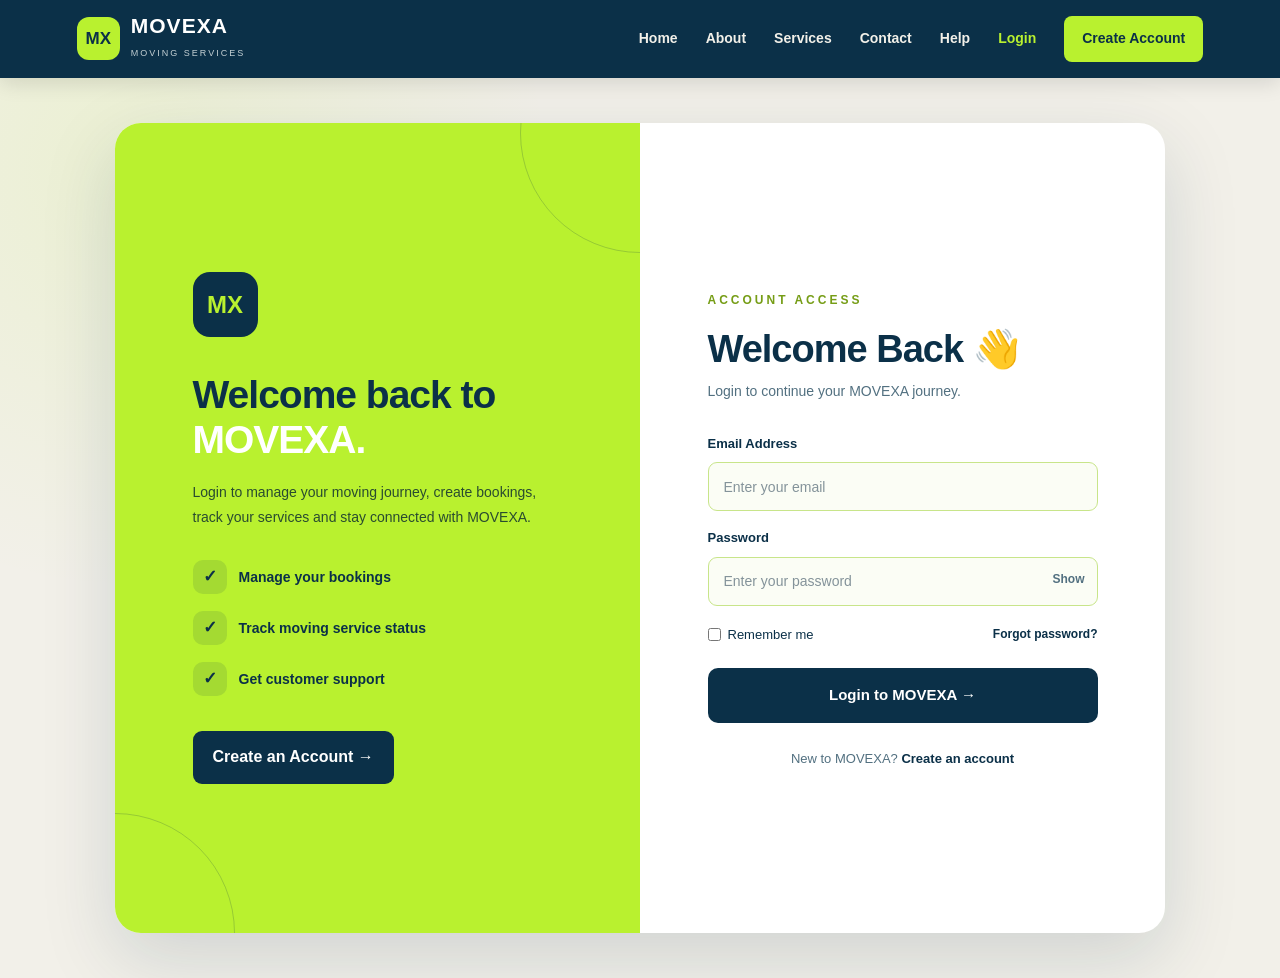
<file: html/login.html>
<!DOCTYPE html>
<html lang="en">

<head>
<meta charset="UTF-8">
<meta name="viewport" content="width=device-width, initial-scale=1.0">
<title>MOVEXA | Login & Register</title>

<link rel="stylesheet" href="../css/style.css">

<style>

/* =================================
   MOVEXA AUTH PAGE
================================= */

:root {
    --teal: #0B3048;
    --lime: #B9F12F;
    --pearl: #F2F0E9;
    --blue: #527080;
}

* {
    margin: 0;
    padding: 0;
    box-sizing: border-box;
}

body {
    font-family: "Segoe UI", Arial, sans-serif;
    background: var(--pearl);
    color: var(--teal);
}

/* =================================
   NAVBAR
================================= */

.auth-navbar {
    width: 100%;
    min-height: 78px;
    background: var(--teal);
    display: flex;
    align-items: center;
    justify-content: space-between;
    padding: 0 6%;
    position: sticky;
    top: 0;
    z-index: 1000;
    box-shadow: 0 5px 20px rgba(0,0,0,.12);
}

.auth-brand {
    display: flex;
    align-items: center;
    gap: 11px;
    color: white;
    text-decoration: none;
}

.auth-brand-icon {
    width: 43px;
    height: 43px;
    border-radius: 12px;
    background: var(--lime);
    color: var(--teal);
    display: grid;
    place-items: center;
    font-size: 17px;
    font-weight: 900;
}

.auth-brand-text strong {
    display: block;
    font-size: 21px;
    letter-spacing: 1px;
    line-height: 1.2;
}

.auth-brand-text small {
    color: #C4D0D4;
    font-size: 9px;
    letter-spacing: 2px;
}

.auth-nav-links {
    display: flex;
    align-items: center;
    gap: 28px;
}

.auth-nav-links a {
    text-decoration: none;
    color: #F2F0E9;
    font-size: 14px;
    font-weight: 600;
    transition: .25s;
}

.auth-nav-links a:hover,
.auth-nav-links a.active {
    color: var(--lime);
}

.auth-nav-links .nav-register {
    background: var(--lime);
    color: var(--teal);
    padding: 11px 18px;
    border-radius: 8px;
    font-weight: 800;
}

.auth-nav-links .nav-register:hover {
    background: white;
    color: var(--teal);
}

/* =================================
   PAGE BACKGROUND
================================= */

.auth-page {
    min-height: calc(100vh - 78px);
    display: flex;
    align-items: center;
    justify-content: center;
    padding: 45px 20px;
    background:
        radial-gradient(circle at 10% 10%,
        rgba(185,241,47,.12), transparent 30%),
        var(--pearl);
}

/* =================================
   AUTH WRAPPER
================================= */

.auth-wrapper {
    width: min(1050px, 100%);
    min-height: 650px;
    position: relative;
    display: grid;
    grid-template-columns: 1fr 1fr;
    background: white;
    border-radius: 26px;
    overflow: hidden;
    box-shadow: 0 25px 75px rgba(11,48,72,.15);
}

/* =================================
   FORM PANELS
================================= */

.auth-form-panel {
    position: relative;
    display: flex;
    align-items: center;
    justify-content: center;
    padding: 45px;
    min-width: 0;
    transition: opacity .4s ease;
}

.login-panel {
    grid-column: 2;
    grid-row: 1;
}

.register-panel {
    grid-column: 1;
    grid-row: 1;
    opacity: 0;
    visibility: hidden;
    pointer-events: none;
}

.auth-wrapper.show-register .login-panel {
    opacity: 0;
    visibility: hidden;
    pointer-events: none;
}

.auth-wrapper.show-register .register-panel {
    opacity: 1;
    visibility: visible;
    pointer-events: auto;
}

.auth-form {
    width: 100%;
    max-width: 390px;
}

.auth-eyebrow {
    color: #769D16;
    font-size: 12px;
    font-weight: 800;
    letter-spacing: 3px;
}

.auth-form h1 {
    font-size: 38px;
    color: var(--teal);
    margin: 14px 0 8px;
    letter-spacing: -1px;
}

.auth-subtitle {
    color: var(--blue);
    font-size: 14px;
    margin-bottom: 30px;
    line-height: 1.6;
}

.auth-form label {
    display: block;
    font-size: 13px;
    color: var(--teal);
    font-weight: 700;
    margin-bottom: 8px;
}

.auth-input {
    width: 100%;
    height: 49px;
    padding: 0 15px;
    border: 1px solid #DDE3E4;
    border-radius: 9px;
    background: #F8F9F5;
    color: var(--teal);
    outline: none;
    margin-bottom: 19px;
    font-size: 14px;
}

.auth-input:focus {
    border-color: var(--teal);
    box-shadow: 0 0 0 3px rgba(11,48,72,.08);
}

.auth-input::placeholder {
    color: #99A5AA;
}

/* PASSWORD */

.password-wrap {
    position: relative;
}

.password-wrap .auth-input {
    padding-right: 65px;
}

.toggle-password {
    position: absolute;
    right: 13px;
    top: 13px;
    border: none;
    background: transparent;
    color: var(--blue);
    font-size: 12px;
    font-weight: 700;
    cursor: pointer;
}

/* OPTIONS */

.auth-options {
    display: flex;
    justify-content: space-between;
    align-items: center;
    gap: 10px;
    margin: 2px 0 23px;
    font-size: 12px;
}

.remember-label {
    display: flex !important;
    align-items: center;
    gap: 7px;
    margin: 0 !important;
    font-weight: 500 !important;
}

.remember-label input {
    accent-color: var(--teal);
}

.auth-link {
    color: var(--teal);
    font-weight: 700;
    text-decoration: none;
}

/* BUTTON */

.auth-submit {
    width: 100%;
    padding: 15px;
    border: none;
    border-radius: 10px;
    background: var(--teal);
    color: white;
    font-size: 15px;
    font-weight: 800;
    cursor: pointer;
    transition: .3s;
}

.auth-submit:hover {
    background: #164B63;
    transform: translateY(-2px);
}

.auth-switch-text {
    text-align: center;
    color: var(--blue);
    font-size: 13px;
    margin-top: 25px;
}

.auth-switch {
    background: none;
    border: none;
    color: var(--teal);
    font-weight: 800;
    cursor: pointer;
    font-size: 13px;
}

/* ALERT */

.auth-alert {
    display: none;
    padding: 11px 13px;
    margin-bottom: 17px;
    border-radius: 8px;
    font-size: 13px;
}

.auth-alert.show {
    display: block;
}

.auth-alert.error {
    background: #FDE8E8;
    color: #B42323;
}

.auth-alert.success {
    background: #E8F6D8;
    color: #356B20;
}

/* =================================
   SLIDING GREEN PANEL
================================= */

.auth-visual {
    position: absolute;
    width: 50%;
    height: 100%;
    left: 0;
    top: 0;
    z-index: 5;
    padding: 55px;
    display: flex;
    align-items: center;
    justify-content: center;
    background: var(--lime);
    transition: transform .8s cubic-bezier(.68,-.15,.27,1.15);
    overflow: hidden;
}

.auth-wrapper.show-register .auth-visual {
    transform: translateX(100%);
}

.visual-content {
    position: relative;
    z-index: 2;
    max-width: 370px;
}

.visual-logo {
    width: 65px;
    height: 65px;
    border-radius: 17px;
    background: var(--teal);
    color: var(--lime);
    display: grid;
    place-items: center;
    font-size: 24px;
    font-weight: 900;
    margin-bottom: 35px;
}

.visual-content h2 {
    color: var(--teal);
    font-size: 39px;
    line-height: 1.17;
    margin: 0 0 17px;
    letter-spacing: -1px;
}

.visual-content h2 span {
    color: white;
}

.visual-content p {
    color: #294B30;
    line-height: 1.8;
    font-size: 14px;
    margin-bottom: 30px;
}

.visual-features {
    display: grid;
    gap: 17px;
}

.visual-feature {
    display: flex;
    align-items: center;
    gap: 12px;
    color: var(--teal);
    font-weight: 700;
    font-size: 14px;
}

.feature-check {
    width: 34px;
    height: 34px;
    display: grid;
    place-items: center;
    background: rgba(11,48,72,.12);
    border-radius: 10px;
    font-size: 17px;
}

.visual-switch {
    margin-top: 35px;
    background: var(--teal);
    color: white;
    border: none;
    padding: 13px 20px;
    border-radius: 9px;
    font-weight: 800;
    cursor: pointer;
    transition: .3s;
}

.visual-switch:hover {
    background: #164B63;
    transform: translateY(-2px);
}

.visual-circle {
    position: absolute;
    width: 240px;
    height: 240px;
    border: 1px solid rgba(11,48,72,.2);
    border-radius: 50%;
    right: -120px;
    top: -110px;
}

.visual-circle.bottom {
    right: auto;
    top: auto;
    left: -120px;
    bottom: -120px;
}

/* =================================
   MOBILE NAVIGATION
================================= */

@media(max-width: 850px) {

    .auth-navbar {
        padding: 14px 5%;
        flex-wrap: wrap;
        gap: 15px;
    }

    .auth-nav-links {
        width: 100%;
        justify-content: center;
        flex-wrap: wrap;
        gap: 15px;
    }

}

@media(max-width: 760px) {

    .auth-page {
        padding: 20px 12px;
    }

    .auth-wrapper {
        min-height: 0;
        grid-template-columns: 1fr;
        border-radius: 20px;
    }

    .auth-visual {
        position: relative;
        width: 100%;
        height: auto;
        min-height: 270px;
        left: 0;
        top: 0;
        padding: 28px;
        grid-row: 1;
        transform: none !important;
    }

    .visual-logo {
        width: 48px;
        height: 48px;
        margin-bottom: 18px;
        font-size: 18px;
    }

    .visual-content h2 {
        font-size: 29px;
    }

    .visual-content p {
        margin-bottom: 15px;
    }

    .visual-features {
        gap: 10px;
    }

    .visual-feature {
        font-size: 12px;
    }

    .visual-switch {
        margin-top: 18px;
    }

    .auth-form-panel {
        grid-column: 1;
        grid-row: 2;
        padding: 32px 23px;
    }

    .login-panel {
        display: flex;
    }

    .register-panel {
        display: none;
    }

    .auth-wrapper.show-register .login-panel {
        display: none;
    }

    .auth-wrapper.show-register .register-panel {
        display: flex;
    }

    .auth-form h1 {
        font-size: 32px;
    }

}

/* SMALL PHONES */

@media(max-width: 420px) {

    .auth-nav-links {
        gap: 11px;
    }

    .auth-nav-links a {
        font-size: 12px;
    }

    .auth-nav-links .nav-register {
        padding: 9px 12px;
    }

    .auth-form-panel {
        padding: 28px 18px;
    }

}

</style>
</head>

<body>

<!-- =================================
     TOP NAVIGATION BAR
================================= -->

<header class="auth-navbar">

    <a href="index.html" class="auth-brand">

        <span class="auth-brand-icon">MX</span>

        <span class="auth-brand-text">
            <strong>MOVEXA</strong>
            <small>MOVING SERVICES</small>
        </span>

    </a>

    <nav class="auth-nav-links">

        <a href="index.html">Home</a>

        <a href="about.html">About</a>

        <a href="index.html#services">Services</a>

        <a href="contact.html">Contact</a>

        <a href="help.html">Help</a>

        <a href="login.html" class="active">Login</a>

        <a href="register.html" class="nav-register"
           onclick="showRegister(); return false;">
            Create Account
        </a>

    </nav>

</header>


<!-- =================================
     AUTHENTICATION PAGE
================================= -->

<div class="auth-page">

<div class="auth-wrapper" id="authWrapper">

    <!-- REGISTER FORM -->

    <section class="auth-form-panel register-panel">

        <form class="auth-form" id="registerForm">

            <span class="auth-eyebrow">NEW ACCOUNT</span>

            <h1>Create Account</h1>

            <p class="auth-subtitle">
                Join MOVEXA and make your next move easier.
            </p>

            <div id="registerAlert" class="auth-alert"></div>

            <label for="regName">Full Name</label>

            <input class="auth-input"
                type="text"
                id="regName"
                name="name"
                placeholder="Enter your full name"
                required>

            <label for="regEmail">Email Address</label>

            <input class="auth-input"
                type="email"
                id="regEmail"
                name="email"
                placeholder="Enter your email"
                required>

            <label for="regPhone">Phone Number</label>

            <input class="auth-input"
                type="tel"
                id="regPhone"
                name="phone"
                placeholder="Enter your phone number"
                required>

            <label for="regPassword">Password</label>

            <div class="password-wrap">

                <input class="auth-input"
                    type="password"
                    id="regPassword"
                    name="password"
                    placeholder="Create a password"
                    minlength="6"
                    required>

                <button type="button"
                    class="toggle-password"
                    onclick="togglePassword('regPassword', this)">
                    Show
                </button>

            </div>

            <label for="confirmPassword">Confirm Password</label>

            <div class="password-wrap">

                <input class="auth-input"
                    type="password"
                    id="confirmPassword"
                    name="confirmPassword"
                    placeholder="Confirm your password"
                    minlength="6"
                    required>

                <button type="button"
                    class="toggle-password"
                    onclick="togglePassword('confirmPassword', this)">
                    Show
                </button>

            </div>

            <button type="submit" class="auth-submit">
                Create My Account →
            </button>

            <p class="auth-switch-text">
                Already have an account?

                <button type="button"
                    class="auth-switch"
                    onclick="showLogin()">
                    Login
                </button>
            </p>

        </form>

    </section>


    <!-- LOGIN FORM -->

    <section class="auth-form-panel login-panel">

        <form class="auth-form" id="loginForm">

            <span class="auth-eyebrow">ACCOUNT ACCESS</span>

            <h1>Welcome Back 👋</h1>

            <p class="auth-subtitle">
                Login to continue your MOVEXA journey.
            </p>

            <div id="loginAlert" class="auth-alert"></div>

            <label for="loginEmail">Email Address</label>

            <input class="auth-input"
                type="email"
                id="loginEmail"
                name="email"
                placeholder="Enter your email"
                required>

            <label for="loginPassword">Password</label>

            <div class="password-wrap">

                <input class="auth-input"
                    type="password"
                    id="loginPassword"
                    name="password"
                    placeholder="Enter your password"
                    required>

                <button type="button"
                    class="toggle-password"
                    onclick="togglePassword('loginPassword', this)">
                    Show
                </button>

            </div>

            <div class="auth-options">

                <label class="remember-label">
                    <input type="checkbox" name="remember">
                    Remember me
                </label>

                <a href="help.html" class="auth-link">
                    Forgot password?
                </a>

            </div>

            <button type="submit" class="auth-submit">
                Login to MOVEXA →
            </button>

            <p class="auth-switch-text">
                New to MOVEXA?

                <button type="button"
                    class="auth-switch"
                    onclick="showRegister()">
                    Create an account
                </button>
            </p>

        </form>

    </section>


    <!-- GREEN SLIDING PANEL -->

    <div class="auth-visual">

        <div class="visual-circle"></div>
        <div class="visual-circle bottom"></div>

        <div class="visual-content">

            <div class="visual-logo">MX</div>

            <div id="visualLogin">

                <h2>
                    Welcome back to
                    <span>MOVEXA.</span>
                </h2>

                <p>
                    Login to manage your moving journey,
                    create bookings, track your services
                    and stay connected with MOVEXA.
                </p>

                <div class="visual-features">

                    <div class="visual-feature">
                        <span class="feature-check">✓</span>
                        Manage your bookings
                    </div>

                    <div class="visual-feature">
                        <span class="feature-check">✓</span>
                        Track moving service status
                    </div>

                    <div class="visual-feature">
                        <span class="feature-check">✓</span>
                        Get customer support
                    </div>

                </div>

                <button class="visual-switch"
                    type="button"
                    onclick="showRegister()">
                    Create an Account →
                </button>

            </div>


            <div id="visualRegister" hidden>

                <h2>
                    Start your journey with
                    <span>MOVEXA.</span>
                </h2>

                <p>
                    Create your account and enjoy a simpler
                    way to organize your moving experience.
                </p>

                <div class="visual-features">

                    <div class="visual-feature">
                        <span class="feature-check">✓</span>
                        Quick and easy registration
                    </div>

                    <div class="visual-feature">
                        <span class="feature-check">✓</span>
                        Manage all your bookings
                    </div>

                    <div class="visual-feature">
                        <span class="feature-check">✓</span>
                        Stay connected with MOVEXA
                    </div>

                </div>

                <button class="visual-switch"
                    type="button"
                    onclick="showLogin()">
                    Already a Member? Login →
                </button>

            </div>

        </div>

    </div>

</div>

</div>


<!-- EXISTING MOVEXA JAVASCRIPT -->

<script src="../js/script.js"></script>

<script>

/* SHOW REGISTER */

function showRegister() {

    const wrapper = document.getElementById("authWrapper");

    wrapper.classList.add("show-register");

    document.getElementById("visualLogin").hidden = true;
    document.getElementById("visualRegister").hidden = false;

    history.replaceState(null, "", "#register");

}


/* SHOW LOGIN */

function showLogin() {

    const wrapper = document.getElementById("authWrapper");

    wrapper.classList.remove("show-register");

    document.getElementById("visualLogin").hidden = false;
    document.getElementById("visualRegister").hidden = true;

    history.replaceState(null, "", "#login");

}


/* PASSWORD SHOW/HIDE */

function togglePassword(inputId, button) {

    const input = document.getElementById(inputId);

    if (input.type === "password") {

        input.type = "text";
        button.textContent = "Hide";

    } else {

        input.type = "password";
        button.textContent = "Show";

    }

}


/* OPEN REGISTER DIRECTLY */

if (window.location.hash === "#register") {
    showRegister();
}

</script>

</body>
</html>
</file>
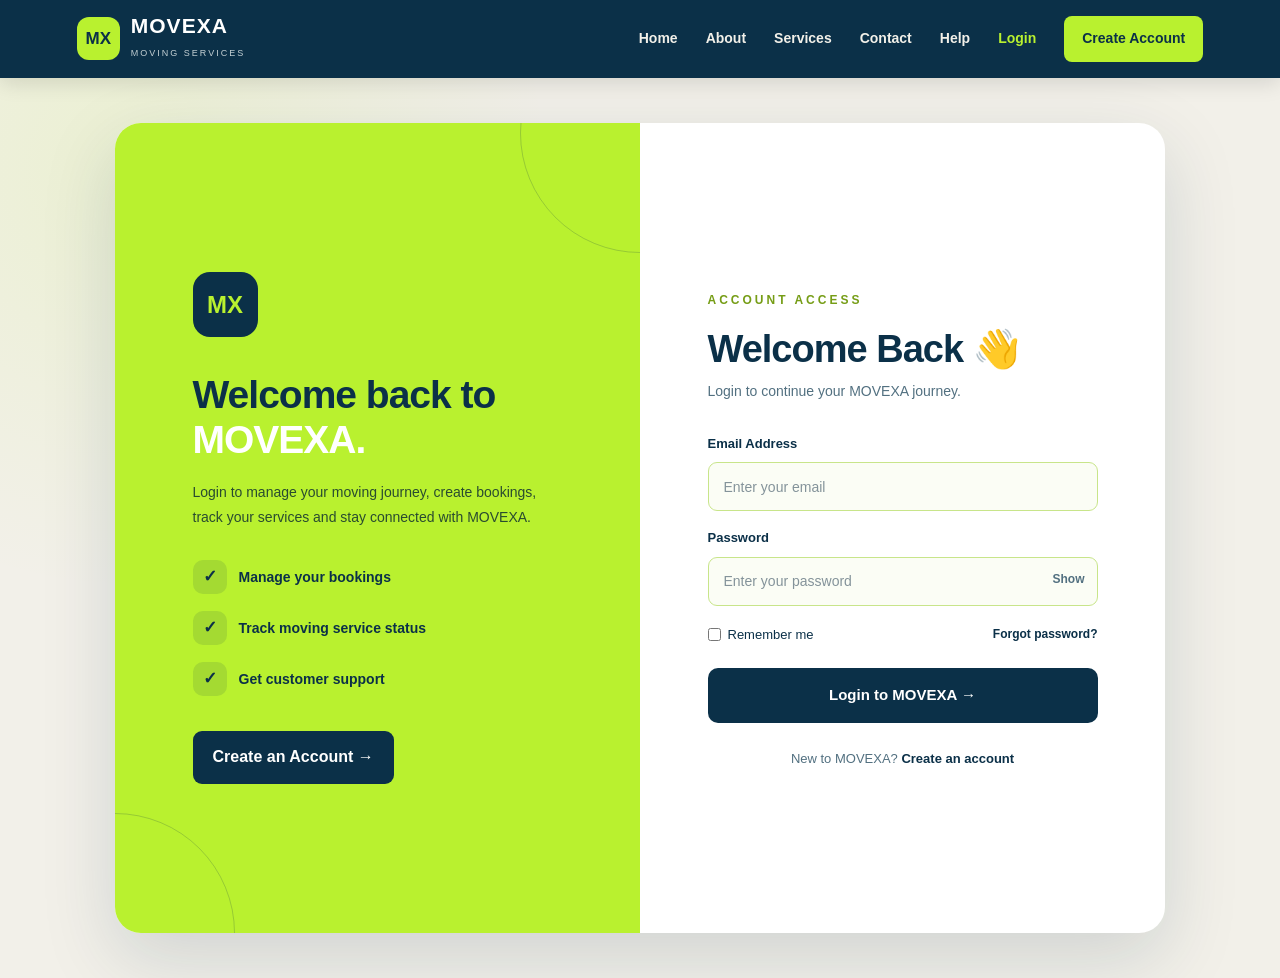
<file: html/profile.html>
<!DOCTYPE html>
<html lang="en">

<head>
    <meta charset="UTF-8">
    <meta name="viewport" content="width=device-width, initial-scale=1.0">

    <title>MOVEXA | My Profile</title>

    <link rel="stylesheet" href="../css/style.css">

    <style>
        :root {
            --midnight: #0B3048;
            --teal: #164B63;
            --lime: #B9F12F;
            --pearl: #F2F0E9;
            --text: #173344;
            --muted: #71808A;
        }

        body {
            background: var(--pearl);
            color: var(--text);
        }

        .profile-page {
            padding: 55px 15px 75px;
            min-height: 85vh;
        }

        .profile-heading {
            text-align: center;
            margin-bottom: 30px;
        }

        .profile-heading h1 {
            color: var(--midnight);
            font-size: 32px;
            margin-bottom: 8px;
        }

        .profile-heading p {
            color: var(--muted);
        }

        .profile-card {
            max-width: 850px;
            margin: auto;
            background: white;
            border-radius: 22px;
            overflow: hidden;
            box-shadow: 0 12px 35px rgba(11, 48, 72, 0.08);
            border: 1px solid #e4e9e8;
        }

        .profile-banner {
            height: 145px;
            background: linear-gradient(120deg, var(--midnight), var(--teal));
            position: relative;
        }

        .profile-main {
            padding: 0 45px 40px;
        }

        .profile-photo-area {
            display: flex;
            align-items: end;
            gap: 22px;
            margin-top: -65px;
            margin-bottom: 30px;
            position: relative;
        }

        .profile-photo-wrapper {
            width: 135px;
            height: 135px;
            border: 6px solid white;
            border-radius: 50%;
            background: var(--lime);
            position: relative;
            flex-shrink: 0;
        }

        .profile-photo-wrapper img {
            width: 100%;
            height: 100%;
            border-radius: 50%;
            object-fit: cover;
            display: block;
        }

        .photo-edit {
            position: absolute;
            bottom: 2px;
            right: 0;
            width: 38px;
            height: 38px;
            border-radius: 50%;
            background: var(--lime);
            color: var(--midnight);
            display: grid;
            place-items: center;
            border: 3px solid white;
            cursor: pointer;
            font-size: 17px;
        }

        .photo-info {
            padding-bottom: 12px;
        }

        .photo-info h2 {
            color: var(--midnight);
            font-size: 21px;
            margin-bottom: 5px;
        }

        .photo-info p {
            color: var(--muted);
            font-size: 13px;
        }

        .profile-divider {
            border: none;
            border-top: 1px solid #e9eeee;
            margin-bottom: 28px;
        }

        .section-title {
            color: var(--midnight);
            font-size: 19px;
            margin-bottom: 22px;
        }

        .profile-fields {
            display: grid;
            grid-template-columns: 1fr 1fr;
            gap: 22px;
        }

        .profile-field {
            display: flex;
            flex-direction: column;
            gap: 9px;
        }

        .profile-field.full {
            grid-column: 1 / -1;
        }

        .profile-field label {
            color: var(--text);
            font-size: 14px;
            font-weight: 700;
        }

        .profile-field input {
            width: 100%;
            padding: 14px 15px;
            border: 1px solid #dce4e5;
            border-radius: 10px;
            background: #fafcfb;
            color: var(--text);
            font-size: 15px;
            outline: none;
            transition: .2s;
        }

        .profile-field input:focus {
            border-color: var(--teal);
            box-shadow: 0 0 0 3px rgba(22, 75, 99, .09);
        }

        .profile-field input[readonly] {
            background: #f0f3f2;
            color: #71808A;
            cursor: not-allowed;
        }

        .profile-actions {
            display: flex;
            justify-content: flex-end;
            margin-top: 28px;
        }

        .save-profile-btn {
            background: var(--lime);
            color: var(--midnight);
            border: none;
            padding: 14px 27px;
            border-radius: 10px;
            font-weight: 800;
            cursor: pointer;
            font-size: 14px;
            transition: .2s;
        }

        .save-profile-btn:hover {
            background: #a9df20;
            transform: translateY(-2px);
        }

        .photo-hint {
            font-size: 12px;
            color: var(--muted);
            margin-top: 9px;
        }

        @media (max-width: 600px) {
            .profile-page {
                padding: 35px 12px 50px;
            }

            .profile-main {
                padding: 0 22px 28px;
            }

            .profile-photo-area {
                gap: 14px;
            }

            .profile-photo-wrapper {
                width: 110px;
                height: 110px;
            }

            .profile-heading h1 {
                font-size: 27px;
            }

            .profile-fields {
                grid-template-columns: 1fr;
                gap: 17px;
            }

            .profile-field.full {
                grid-column: auto;
            }

            .profile-actions button {
                width: 100%;
            }
        }
    </style>
</head>

<body>

<header class="navbar">
    <div class="container nav-inner">

        <a class="logo" href="index.html">
            <img src="../images/logo.png" alt="MOVEXA Logo">
            MOVEXA
        </a>

        <nav class="nav-links">
            <a href="index.html">Home</a>
            <a href="dashboard.html">Dashboard</a>
            <a href="booking.html">Book Move</a>
            <a href="bookings.html">My Bookings</a>
            <a href="profile.html">Profile</a>
            <a href="help.html">Help</a>

            <button class="btn btn-primary" onclick="logout()">
                Logout
            </button>
        </nav>

    </div>
</header>

<section class="profile-page">

    <div class="profile-heading">
        <h1>My Profile</h1>
        <p>Manage your personal information and profile photo.</p>
    </div>

    <div class="profile-card">

        <div class="profile-banner"></div>

        <div class="profile-main">

            <div class="profile-photo-area">

                <div class="profile-photo-wrapper">

                    <img
                        id="profilePreview"
                        src="https://placehold.co/300x300/B9F12F/0B3048?text=MK"
                        alt="Profile Photo"
                    >

                    <label for="profileImage" class="photo-edit" title="Change photo">
                        ✎
                    </label>

                </div>

                <div class="photo-info">
                    <h2 id="profileDisplayName">Your Profile</h2>
                    <p> MOVEXA Customer Account </p>
                </div>

            </div>

            <input
                type="file"
                id="profileImage"
                accept="image/png, image/jpeg, image/webp"
                hidden
            >

            <p class="photo-hint">
                Select a JPG, PNG or WEBP image. Maximum original file size: 5 MB.
            </p>

            <hr class="profile-divider">

            <h2 class="section-title">Personal Information</h2>

            <form id="profileForm">

                <div class="profile-fields">

                    <div class="profile-field">
                        <label for="profileName">Full Name</label>
                        <input
                            type="text"
                            id="profileName"
                            name="name"
                            placeholder="Enter your full name"
                            required
                        >
                    </div>

                    <div class="profile-field">
                        <label for="profileEmail">Email Address</label>
                        <input
                            type="email"
                            id="profileEmail"
                            name="email"
                            readonly
                        >
                    </div>

                    <div class="profile-field full">
                        <label for="profilePhone">Phone Number</label>
                        <input
                            type="tel"
                            id="profilePhone"
                            name="phone"
                            placeholder="Enter your phone number"
                            maxlength="15"
                        >
                    </div>

                </div>

                <div class="profile-actions">
                    <button type="submit" class="save-profile-btn">
                        Save Changes
                    </button>
                </div>

            </form>

        </div>
    </div>

</section>

<script src="../js/script.js"></script>

</body>
</html>
</file>
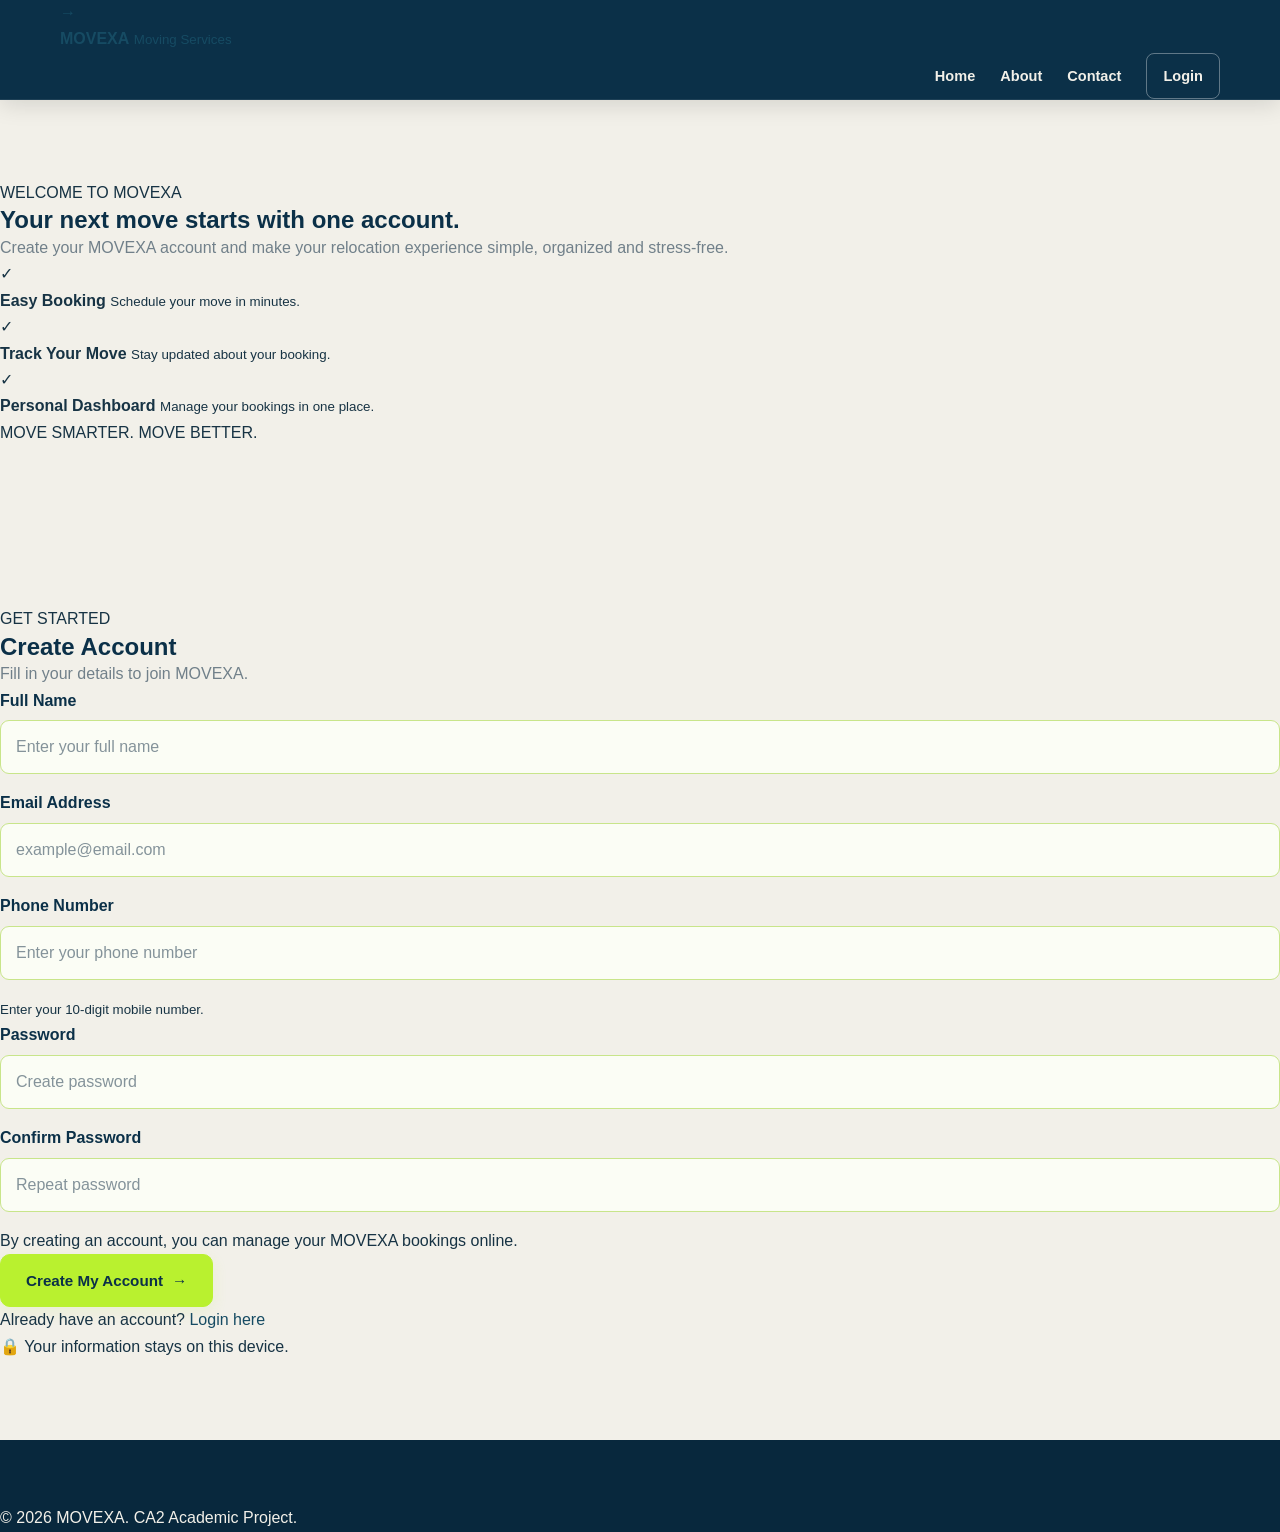
<file: html/register.html>
<!DOCTYPE html>
<html lang="en">
<head>
    <meta charset="UTF-8">
    <meta name="viewport" content="width=device-width, initial-scale=1.0">

    <title>MOVEXA | Create Account</title>

    <link rel="stylesheet" href="../css/style.css">
</head>

<body class="auth-page">

    <header class="navbar">
        <div class="container nav-container">

            <a href="index.html" class="brand">
                <div class="brand-mark"><span>→</span></div>
                <div class="brand-text">
                    <strong>MOVEXA</strong>
                    <small>Moving Services</small>
                </div>
            </a>

            <nav class="nav-links">
                <a href="index.html">Home</a>
                <a href="about.html">About</a>
                <a href="contact.html">Contact</a>
                <a href="login.html" class="nav-login">Login</a>
            </nav>

        </div>
    </header>


    <main class="auth-main">

        <div class="auth-layout">

            <!-- LEFT BRAND PANEL -->

            <section class="auth-showcase">

                <span class="auth-eyebrow">WELCOME TO MOVEXA</span>

                <h1>
                    Your next move
                    starts with
                    <span>one account.</span>
                </h1>

                <p>
                    Create your MOVEXA account and make your relocation
                    experience simple, organized and stress-free.
                </p>

                <div class="auth-benefits">

                    <div class="auth-benefit">
                        <span class="benefit-check">✓</span>
                        <div>
                            <strong>Easy Booking</strong>
                            <small>Schedule your move in minutes.</small>
                        </div>
                    </div>

                    <div class="auth-benefit">
                        <span class="benefit-check">✓</span>
                        <div>
                            <strong>Track Your Move</strong>
                            <small>Stay updated about your booking.</small>
                        </div>
                    </div>

                    <div class="auth-benefit">
                        <span class="benefit-check">✓</span>
                        <div>
                            <strong>Personal Dashboard</strong>
                            <small>Manage your bookings in one place.</small>
                        </div>
                    </div>

                </div>

                <div class="auth-showcase-bottom">
                    MOVE SMARTER. MOVE BETTER.
                </div>

            </section>


            <!-- RIGHT REGISTRATION FORM -->

            <section class="auth-form-section">

                <div class="register-card">

                    <div class="register-heading">

                        <span class="register-tag">GET STARTED</span>

                        <h2>Create Account</h2>

                        <p>
                            Fill in your details to join MOVEXA.
                        </p>

                    </div>


                    <div id="registerAlert" class="alert"></div>


                    <form id="registerForm">

                        <div class="form-grid">

                            <div class="form-group full">
                                <label for="regName">Full Name</label>
                                <input
                                    type="text"
                                    id="regName"
                                    name="name"
                                    placeholder="Enter your full name"
                                    autocomplete="name"
                                    required
                                >
                            </div>


                            <div class="form-group full">
                                <label for="regEmail">Email Address</label>
                                <input
                                    type="email"
                                    id="regEmail"
                                    name="email"
                                    placeholder="example@email.com"
                                    autocomplete="email"
                                    required
                                >
                            </div>


                            <div class="form-group full">
                                <label for="regPhone">Phone Number</label>
                                <input
                                    type="tel"
                                    id="regPhone"
                                    name="phone"
                                    placeholder="Enter your phone number"
                                    autocomplete="tel"
                                    pattern="[0-9]{10}"
                                    maxlength="10"
                                    required
                                >
                                <small class="field-hint">
                                    Enter your 10-digit mobile number.
                                </small>
                            </div>


                            <div class="form-group">
                                <label for="regPassword">Password</label>
                                <input
                                    type="password"
                                    id="regPassword"
                                    name="password"
                                    placeholder="Create password"
                                    autocomplete="new-password"
                                    minlength="6"
                                    required
                                >
                            </div>


                            <div class="form-group">
                                <label for="regConfirmPassword">
                                    Confirm Password
                                </label>

                                <input
                                    type="password"
                                    id="regConfirmPassword"
                                    name="confirmPassword"
                                    placeholder="Repeat password"
                                    autocomplete="new-password"
                                    minlength="6"
                                    required
                                >
                            </div>

                        </div>


                        <div class="register-note">
                            By creating an account, you can manage
                            your MOVEXA bookings online.
                        </div>


                        <button type="submit"
                                class="btn btn-primary register-submit">

                            Create My Account
                            <span>→</span>

                        </button>

                    </form>


                    <div class="register-login">
                        Already have an account?
                        <a href="login.html">Login here</a>
                    </div>

                    <div class="register-security">
                        <span>🔒</span>
                        Your information stays on this device.
                    </div>

                </div>

            </section>

        </div>

    </main>


    <footer class="auth-footer">
        © 2026 MOVEXA. CA2 Academic Project.
    </footer>


    <script src="../js/script.js"></script>

</body>
</html>
</file>
<file: css/style.css>
/* =========================================================
   MOVEXA - COMPLETE WEBSITE STYLESHEET
   Theme: Deep Midnight Teal + Soft Pearl + Neon Lime
   Homepage: Premium Reference-Inspired Design
   Other Pages: Login, Register, Booking, Dashboard, Admin,
                Profile, Contact, Help and About
========================================================= */


/* =========================================================
   1. ROOT VARIABLES
========================================================= */

:root {
    --primary: #0B3048;
    --primary-dark: #08283D;
    --primary-light: #164B63;

    --background: #F2F0E9;
    --surface: #FFFFFF;
    --surface-light: #F8F9F5;

    --accent: #B9F12F;
    --accent-hover: #A6DC20;

    --text: #173344;
    --muted: #71808A;

    --border: #DDE3E4;
    --border-dark: #C8D2D5;

    --success: #18865B;
    --success-bg: #E2F6E9;

    --warning: #D99B25;
    --warning-bg: #FFF2D5;

    --danger: #D94848;
    --danger-bg: #FCE5E5;

    --info: #17577C;
    --info-bg: #E3EFF8;

    --shadow-sm: 0 5px 15px rgba(11, 48, 72, 0.06);
    --shadow: 0 12px 35px rgba(11, 48, 72, 0.09);
    --shadow-lg: 0 20px 50px rgba(11, 48, 72, 0.14);

    --radius-sm: 8px;
    --radius: 16px;
    --radius-lg: 22px;

    --transition: all 0.25s ease;
}


/* =========================================================
   2. RESET AND BASE STYLES
========================================================= */

* {
    margin: 0;
    padding: 0;
    box-sizing: border-box;
}

html {
    scroll-behavior: smooth;
    scroll-padding-top: 100px;
}

body {
    font-family: "Segoe UI", Arial, sans-serif;
    background: var(--background);
    color: var(--text);
    line-height: 1.65;
    overflow-x: hidden;
}

img {
    display: block;
    max-width: 100%;
}

a {
    color: var(--primary-light);
    text-decoration: none;
    transition: var(--transition);
}

a:hover {
    color: var(--primary);
}

button,
input,
select,
textarea {
    font: inherit;
}

button {
    cursor: pointer;
}

ul,
ol {
    list-style-position: inside;
}

h1,
h2,
h3,
h4,
h5,
h6 {
    color: var(--primary);
    line-height: 1.2;
    font-weight: 750;
}

p {
    color: var(--muted);
}

::selection {
    background: var(--accent);
    color: var(--primary);
}


/* =========================================================
   3. COMMON LAYOUT
========================================================= */

.container {
    width: min(1160px, 92%);
    margin: 0 auto;
}

section {
    padding: 80px 0;
}

.center {
    text-align: center;
}

.muted {
    color: var(--muted);
}

.text-primary {
    color: var(--primary);
}

.text-success {
    color: var(--success);
}

.text-danger {
    color: var(--danger);
}

.text-warning {
    color: var(--warning);
}

.hidden {
    display: none !important;
}


/* =========================================================
   4. NAVBAR
========================================================= */

.navbar {
    width: 100%;
    background: var(--primary);
    position: sticky;
    top: 0;
    z-index: 1000;
    border-bottom: 1px solid rgba(255, 255, 255, 0.08);
    box-shadow: 0 5px 22px rgba(0, 0, 0, 0.12);
}

.nav-inner {
    width: min(1160px, 92%);
    min-height: 86px;
    margin: auto;
    display: flex;
    align-items: center;
    justify-content: space-between;
    gap: 25px;
}


/* Logo */

.logo {
    display: flex;
    align-items: center;
    gap: 12px;
    color: var(--background);
    font-size: 1.7rem;
    font-weight: 850;
    letter-spacing: 1.5px;
    flex-shrink: 0;
}

.logo img {
    width: 48px;
    height: 48px;
    object-fit: contain;
}

.logo:hover {
    color: var(--accent);
}


/* Navigation Links */

.nav-links {
    display: flex;
    align-items: center;
    justify-content: flex-end;
    gap: 25px;
}

.nav-links a {
    color: #F2F0E9;
    font-size: 0.91rem;
    font-weight: 650;
    white-space: nowrap;
    transition: var(--transition);
}

.nav-links a:hover,
.nav-links a.active {
    color: var(--accent);
}


/* Login Navigation */

.nav-links .nav-login {
    padding: 10px 16px;
    border: 1px solid rgba(255, 255, 255, 0.35);
    border-radius: var(--radius-sm);
}

.nav-links .nav-login:hover {
    border-color: var(--accent);
}


/* Register and Book Navigation */

.nav-links .nav-register {
    padding: 12px 19px;
    background: var(--accent);
    color: var(--primary);
    border-radius: var(--radius-sm);
    font-weight: 800;
}

.nav-links .nav-register:hover {
    background: var(--accent-hover);
    color: var(--primary);
    transform: translateY(-2px);
}


/* Dynamic Auth Navigation */

#authArea {
    display: flex;
    align-items: center;
    gap: 15px;
}

#authArea a {
    color: var(--background);
    font-weight: 650;
}


/* =========================================================
   5. BUTTONS
========================================================= */

.btn {
    display: inline-flex;
    align-items: center;
    justify-content: center;
    gap: 9px;

    padding: 13px 25px;

    border: 1px solid transparent;
    border-radius: 10px;

    background: var(--accent);
    color: var(--primary);

    font-size: 0.95rem;
    font-weight: 800;

    cursor: pointer;
    transition: var(--transition);

    box-shadow: 0 5px 15px rgba(185, 241, 47, 0.12);
}

.btn:hover {
    background: var(--accent-hover);
    color: var(--primary);
    transform: translateY(-3px);
    box-shadow: 0 9px 22px rgba(185, 241, 47, 0.24);
}

.btn:active {
    transform: translateY(0);
}


/* Primary Button */

.btn-primary {
    background: var(--accent);
    color: var(--primary);
    border-color: var(--accent);
}

.btn-primary:hover {
    background: var(--accent-hover);
    color: var(--primary);
}


/* Secondary Button */

.btn-secondary {
    background: transparent;
    color: var(--primary);
    border: 1px solid var(--primary);
    box-shadow: none;
}

.btn-secondary:hover {
    background: var(--primary);
    color: var(--background);
}


/* Dark Button */

.btn-dark {
    background: var(--primary);
    color: var(--background);
    border-color: var(--primary);
}

.btn-dark:hover {
    background: var(--primary-light);
    color: #FFFFFF;
}


/* Danger Button */

.btn-danger {
    background: var(--danger);
    color: #FFFFFF;
    border-color: var(--danger);
    box-shadow: none;
}

.btn-danger:hover {
    background: #BD3535;
    color: #FFFFFF;
}


/* Success Button */

.btn-success {
    background: var(--success);
    color: #FFFFFF;
    border-color: var(--success);
    box-shadow: none;
}

.btn-success:hover {
    background: #116C48;
    color: #FFFFFF;
}


/* =========================================================
   6. HOMEPAGE HERO SECTION
========================================================= */

.hero {
    position: relative;
    background: var(--background);
    color: var(--primary);
    padding: 85px 0 75px;
    overflow: hidden;
}

.hero-grid {
    display: grid;
    grid-template-columns: 1.05fr 0.95fr;
    align-items: center;
    gap: 65px;
}

.hero-content {
    max-width: 620px;
}


/* Hero Label */

.hero-label {
    display: inline-block;
    color: #527080;
    font-size: 0.78rem;
    font-weight: 850;
    letter-spacing: 3px;
    margin-bottom: 23px;
}


/* Hero Heading */

.hero h1 {
    color: var(--primary);
    font-size: clamp(3.2rem, 5.5vw, 5.2rem);
    line-height: 1.04;
    letter-spacing: -3px;
    font-weight: 850;
}

.hero h1 span {
    color: #8BBE16;
}


/* Hero Description */

.hero p {
    color: #647681;
    font-size: 1.06rem;
    line-height: 1.8;
    max-width: 510px;
    margin: 24px 0 30px;
}


/* Hero Buttons */

.hero-buttons {
    display: flex;
    flex-wrap: wrap;
    align-items: center;
    gap: 15px;
}

.hero-buttons .btn {
    min-height: 52px;
    padding: 14px 23px;
    border-radius: 8px;
}

.hero-buttons .btn-primary {
    background: var(--accent);
    color: var(--primary);
    border: 1px solid var(--accent);
}

.hero-buttons .btn-primary:hover {
    background: var(--accent-hover);
    color: var(--primary);
}

.hero-buttons .btn-secondary {
    background: transparent;
    color: var(--primary);
    border: 1px solid #AAB8B9;
    box-shadow: none;
}

.hero-buttons .btn-secondary:hover {
    background: var(--primary);
    color: var(--background);
    border-color: var(--primary);
}


/* Hero Statistics */

.hero-trust {
    display: flex;
    flex-wrap: wrap;
    gap: 35px;
    margin-top: 42px;
    padding-top: 25px;
    border-top: 1px solid #D9DEDA;
}

.trust-item {
    display: flex;
    flex-direction: column;
    gap: 3px;
}

.trust-item strong {
    color: var(--primary);
    font-size: 1.75rem;
    line-height: 1.2;
    font-weight: 850;
}

.trust-item strong span {
    color: #8BBE16;
}

.trust-item small {
    color: var(--muted);
    font-size: 0.8rem;
}


/* Hero Image */

.hero-image-box {
    position: relative;
    width: 100%;
    min-width: 0;
    overflow: hidden;
    border-radius: 22px;
    background: #DDE6DF;
    box-shadow: var(--shadow-lg);
}

.hero-image-box > img {
    width: 100%;
    height: 440px;
    object-fit: cover;
    display: block;
    transition: transform 0.5s ease;
}

.hero-image-box:hover > img {
    transform: scale(1.035);
}


/* Hero Image Caption */

.hero-image-caption {
    position: absolute;
    left: 18px;
    right: 18px;
    bottom: 18px;

    display: flex;
    align-items: center;
    gap: 13px;

    padding: 15px 18px;

    background: rgba(255, 255, 255, 0.95);
    border-radius: 12px;

    box-shadow: var(--shadow);
}

.caption-icon {
    width: 38px;
    height: 38px;
    flex-shrink: 0;

    display: grid;
    place-items: center;

    border-radius: 50%;
    background: var(--accent);
    color: var(--primary);

    font-size: 1.2rem;
    font-weight: 900;
}

.hero-image-caption strong,
.hero-image-caption small {
    display: block;
}

.hero-image-caption strong {
    color: var(--primary);
    font-size: 0.92rem;
}

.hero-image-caption small {
    color: var(--muted);
    font-size: 0.8rem;
}


/* Compatibility with older hero classes */

.hero-image {
    width: 100%;
    overflow: hidden;
    border-radius: 20px;
}

.hero-image img {
    width: 100%;
    height: 410px;
    object-fit: cover;
    border-radius: 20px;
}

.hero-content .tag,
.hero-tag {
    color: #769D16;
    text-transform: uppercase;
    font-size: 0.82rem;
    font-weight: 800;
    letter-spacing: 3px;
}


/* =========================================================
   7. HOMEPAGE FEATURE BAR
========================================================= */

.feature-bar {
    background: var(--primary);
    padding: 25px 0;
}

.feature-bar-grid {
    display: grid;
    grid-template-columns: repeat(4, 1fr);
    gap: 20px;
}

.feature-item {
    display: flex;
    align-items: center;
    gap: 13px;
    padding: 10px;
}

.feature-symbol {
    width: 43px;
    height: 43px;
    flex-shrink: 0;

    display: grid;
    place-items: center;

    background: rgba(185, 241, 47, 0.12);
    border: 1px solid rgba(185, 241, 47, 0.35);
    color: var(--accent);

    border-radius: 50%;
    font-size: 1.25rem;
    font-weight: 800;
}

.feature-item strong,
.feature-item small {
    display: block;
}

.feature-item strong {
    color: #FFFFFF;
    font-size: 0.91rem;
}

.feature-item small {
    color: #B9C9CE;
    font-size: 0.77rem;
}


/* =========================================================
   8. SECTION HEADINGS
========================================================= */

.section-heading {
    text-align: center;
    max-width: 760px;
    margin: 0 auto 48px;
}

.section-label {
    display: inline-block;
    color: #769D16;
    font-size: 0.76rem;
    font-weight: 850;
    letter-spacing: 2.5px;
    margin-bottom: 13px;
}

.section-heading h2,
.why-content h2 {
    color: var(--primary);
    font-size: clamp(2rem, 4vw, 3rem);
    letter-spacing: -1.2px;
}

.section-heading p {
    margin-top: 14px;
    font-size: 1rem;
    line-height: 1.7;
}


/* =========================================================
   9. SERVICES SECTION
========================================================= */

.services-section {
    background: var(--background);
    padding: 90px 0;
}

.services-grid {
    display: grid;
    grid-template-columns: repeat(3, 1fr);
    gap: 25px;
}

.service-card {
    padding: 0;
    overflow: hidden;

    background: var(--surface);
    border: 1px solid var(--border);
    border-radius: 17px;

    box-shadow: var(--shadow-sm);
    transition: var(--transition);
}

.service-card:hover {
    transform: translateY(-7px);
    border-color: var(--accent);
    box-shadow: var(--shadow);
}


/* Service Image Wrapper */

.service-image {
    width: 100%;
    height: 220px;
    overflow: hidden;
    background: #E5EAE6;
}

.service-image img {
    width: 100%;
    height: 100%;
    object-fit: cover;
    margin: 0;
    border-radius: 0;
    transition: transform 0.4s ease;
}

.service-card:hover .service-image img {
    transform: scale(1.04);
}


/* Old Service Image Compatibility */

.service-card > img {
    width: 100%;
    height: 190px;
    object-fit: cover;
    margin-bottom: 0;
    border-radius: 12px;
}


/* Service Content */

.service-content {
    padding: 25px;
}

.service-number {
    display: inline-block;
    color: #8BBE16;
    font-size: 0.83rem;
    font-weight: 900;
    margin-bottom: 12px;
}

.service-card h3 {
    color: var(--primary);
    font-size: 1.3rem;
    margin-bottom: 12px;
}

.service-card p {
    font-size: 0.95rem;
    line-height: 1.75;
}

.service-link {
    display: inline-block;
    color: var(--primary);
    font-weight: 800;
    margin-top: 20px;
}

.service-link:hover {
    color: #769D16;
}


/* =========================================================
   10. WHY CHOOSE MOVEXA
========================================================= */

.why-section {
    background: var(--surface);
    padding: 90px 0;
}

.why-grid {
    display: grid;
    grid-template-columns: 1fr 1fr;
    align-items: center;
    gap: 65px;
}

.why-image {
    overflow: hidden;
    border-radius: 20px;
    background: #E5EAE6;
    box-shadow: var(--shadow);
}

.why-image img {
    width: 100%;
    height: 440px;
    object-fit: cover;
}

.why-content > p {
    margin: 18px 0 28px;
    line-height: 1.8;
}

.why-list {
    display: flex;
    flex-direction: column;
    gap: 23px;
}

.why-item {
    display: flex;
    align-items: flex-start;
    gap: 15px;
}

.why-icon {
    width: 35px;
    height: 35px;
    flex-shrink: 0;

    display: grid;
    place-items: center;

    background: var(--accent);
    color: var(--primary);
    border-radius: 50%;

    font-weight: 900;
}

.why-item h3 {
    font-size: 1.05rem;
    margin-bottom: 5px;
}

.why-item p {
    font-size: 0.9rem;
    line-height: 1.65;
}


/* =========================================================
   11. HOW IT WORKS
========================================================= */

.steps-section {
    background: var(--background);
    padding: 90px 0;
}

.steps-grid {
    display: grid;
    grid-template-columns: repeat(3, 1fr);
    gap: 23px;
}

.step-card {
    text-align: left;
    padding: 32px;

    background: var(--surface);
    border: 1px solid var(--border);
    border-radius: var(--radius);

    box-shadow: var(--shadow-sm);
    transition: var(--transition);
}

.step-card:hover {
    transform: translateY(-6px);
    border-color: var(--accent);
    box-shadow: var(--shadow);
}

.step-number {
    width: 49px;
    height: 49px;

    display: grid;
    place-items: center;

    margin: 0 0 23px;

    background: var(--accent);
    color: var(--primary);
    border-radius: 12px;

    font-weight: 900;
}

.step-card h3 {
    margin-bottom: 12px;
    font-size: 1.15rem;
}

.step-card p {
    font-size: 0.92rem;
    line-height: 1.7;
}


/* =========================================================
   12. CTA SECTION
========================================================= */

.cta-section {
    background: var(--surface);
    padding: 70px 0;
}

.cta-box {
    display: flex;
    align-items: center;
    justify-content: space-between;
    gap: 30px;

    padding: 55px;

    background: var(--primary);
    border-radius: 20px;
}

.cta-box h2 {
    color: #FFFFFF;
    font-size: clamp(1.8rem, 3vw, 2.7rem);
    margin-bottom: 13px;
}

.cta-box p {
    color: #C5D3D8;
}

.cta-box .section-label {
    color: var(--accent);
}

.cta {
    background: var(--primary);
    color: var(--background);
    text-align: center;
    border-radius: 24px;
    padding: 55px 30px;
}

.cta h2 {
    color: var(--background);
    margin-bottom: 15px;
}

.cta p {
    color: #D0DCE0;
    margin-bottom: 25px;
}


/* =========================================================
   13. FOOTER
========================================================= */

.footer,
footer {
    background: var(--primary-dark);
    color: var(--background);
    padding: 65px 0 0;
    margin-top: 0;
}

.footer-grid {
    display: grid;
    grid-template-columns: 1.4fr 1fr 1fr 1.2fr;
    gap: 35px;
}

.footer-logo {
    display: inline-block;
    color: #FFFFFF;
    font-size: 1.7rem;
    font-weight: 900;
    letter-spacing: 1.5px;
    margin-bottom: 12px;
}

.footer-logo:hover {
    color: var(--accent);
}

.footer-tagline {
    color: var(--accent) !important;
    font-weight: 700;
    margin-bottom: 10px;
}

.footer-grid h3,
footer h3,
footer h4 {
    color: #FFFFFF;
    font-size: 1.05rem;
    margin-bottom: 18px;
}

.footer-grid p,
footer p {
    color: #C5D3D8;
    font-size: 0.9rem;
    line-height: 1.8;
}

.footer-grid a:not(.footer-logo),
footer a:not(.footer-logo) {
    display: block;
    width: fit-content;
    color: #C5D3D8;
    margin-bottom: 11px;
    font-size: 0.9rem;
}

.footer-grid a:hover,
footer a:hover {
    color: var(--accent);
}

.footer-grid .footer-help,
.footer-help {
    color: var(--accent) !important;
    font-weight: 800;
    margin-top: 14px;
}


/* Footer Bottom */

.footer-bottom {
    border-top: 1px solid rgba(242, 240, 233, 0.17);
    margin-top: 50px;
    padding: 20px 0;
}

.footer-bottom-inner {
    display: flex;
    align-items: center;
    justify-content: space-between;
    gap: 15px;
}

.footer-bottom p {
    color: #AFC1C8;
    font-size: 0.83rem;
}


/* =========================================================
   14. FORMS
========================================================= */

.form-section {
    min-height: 75vh;
    display: flex;
    align-items: center;
    justify-content: center;
    padding: 60px 18px;
}

.form-container,
.auth-card {
    width: min(560px, 100%);
    background: var(--surface);
    border: 1px solid var(--border);
    padding: 38px;
    border-radius: var(--radius-lg);
    box-shadow: var(--shadow);
}

.form-container h1,
.auth-card h1 {
    font-size: 2.1rem;
    margin-bottom: 8px;
}

.form-container > p,
.auth-card > p {
    margin-bottom: 25px;
}

.form-container form,
.auth-card form {
    display: flex;
    flex-direction: column;
    gap: 15px;
}


/* Labels */

label {
    display: block;
    color: var(--primary);
    font-weight: 650;
    margin-bottom: 6px;
}


/* Inputs */

input,
select,
textarea {
    width: 100%;
    padding: 13px 15px;

    background: #FCFCFA;
    color: var(--text);

    border: 1px solid var(--border);
    border-radius: 10px;

    outline: none;
    transition: var(--transition);
}

input:focus,
select:focus,
textarea:focus {
    border-color: var(--primary-light);
    box-shadow: 0 0 0 3px rgba(11, 48, 72, 0.09);
    background: #FFFFFF;
}

input::placeholder,
textarea::placeholder {
    color: #9AA5AA;
}

textarea {
    min-height: 120px;
    resize: vertical;
}

input[type="checkbox"],
input[type="radio"] {
    width: auto;
}

input[type="file"] {
    padding: 10px;
}

input:disabled,
select:disabled,
textarea:disabled {
    background: #ECEFEC;
    cursor: not-allowed;
}


/* Form Buttons */

.form-container .btn,
.auth-card .btn {
    width: 100%;
    margin-top: 8px;
}

.form-container a,
.auth-card a {
    color: var(--primary-light);
    font-weight: 700;
}


/* =========================================================
   15. ALERT MESSAGES
========================================================= */

.alert {
    display: none;
    padding: 13px 16px;
    margin: 15px 0;
    border-radius: 9px;
    font-size: 0.92rem;
    font-weight: 650;
}

.alert.show {
    display: block;
}

.alert.success {
    background: var(--success-bg);
    color: var(--success);
    border: 1px solid #B7E6C7;
}

.alert.error {
    background: var(--danger-bg);
    color: var(--danger);
    border: 1px solid #F3BDBD;
}

.alert.warning {
    background: var(--warning-bg);
    color: #91600B;
    border: 1px solid #F2D69B;
}


/* =========================================================
   16. DASHBOARD
========================================================= */

.dashboard {
    padding: 45px 0;
    min-height: 70vh;
}

.dashboard h1 {
    font-size: 2.4rem;
    margin-bottom: 25px;
}

.dashboard h2 {
    margin-bottom: 20px;
}

.stats-grid {
    display: grid;
    grid-template-columns: repeat(4, 1fr);
    gap: 20px;
    margin-bottom: 35px;
}

.stat-card {
    background: var(--surface);
    border: 1px solid var(--border);
    border-radius: var(--radius);
    padding: 25px;
    box-shadow: var(--shadow-sm);
    transition: var(--transition);
}

.stat-card:hover {
    transform: translateY(-4px);
    box-shadow: var(--shadow);
}

.stat-card h3 {
    font-size: 2rem;
    margin-top: 8px;
    color: var(--primary);
}

.stat-card p {
    font-size: 0.9rem;
}


/* =========================================================
   17. TABLES
========================================================= */

.table-container {
    width: 100%;
    overflow-x: auto;

    background: var(--surface);
    border-radius: var(--radius);
    border: 1px solid var(--border);

    box-shadow: var(--shadow-sm);
}

table {
    width: 100%;
    border-collapse: collapse;
    min-width: 600px;
}

th {
    background: var(--primary);
    color: var(--background);
    text-align: left;
    padding: 16px;
    font-size: 0.92rem;
    white-space: nowrap;
}

td {
    padding: 15px 16px;
    border-bottom: 1px solid var(--border);
    color: var(--text);
    font-size: 0.92rem;
}

tr:last-child td {
    border-bottom: none;
}

tr:hover td {
    background: #F7F8F2;
}

td .btn {
    padding: 8px 13px;
    font-size: 0.83rem;
}

td select {
    min-width: 120px;
    padding: 9px 11px;
}


/* =========================================================
   18. STATUS BADGES
========================================================= */

.badge {
    display: inline-block;
    padding: 5px 12px;
    border-radius: 30px;
    font-size: 0.8rem;
    font-weight: 750;
    white-space: nowrap;
}

.badge-pending {
    background: var(--warning-bg);
    color: #91600B;
}

.badge-confirmed,
.badge-completed {
    background: var(--success-bg);
    color: #176A3D;
}

.badge-assigned {
    background: var(--info-bg);
    color: #17577C;
}

.badge-transit {
    background: #E9E7FC;
    color: #5143A5;
}

.badge-danger {
    background: var(--danger-bg);
    color: var(--danger);
}

.badge.resolved {
    background: var(--success-bg);
    color: var(--success);
}

.badge.new {
    background: var(--info-bg);
    color: var(--info);
}


/* =========================================================
   19. PROFILE
========================================================= */

.profile-card {
    background: var(--surface);
    padding: 35px;
    border-radius: 20px;
    border: 1px solid var(--border);
    box-shadow: var(--shadow);
    max-width: 750px;
    margin: 35px auto;
}

.profile-card h2 {
    margin-bottom: 22px;
}

.profile-card form {
    display: flex;
    flex-direction: column;
    gap: 15px;
}


/* =========================================================
   20. HELP, CONTACT AND ABOUT
========================================================= */

.help-grid,
.contact-grid,
.about-grid {
    display: grid;
    grid-template-columns: repeat(2, 1fr);
    gap: 35px;
    align-items: center;
}

.help-card,
.contact-card,
.about-card {
    background: var(--surface);
    padding: 30px;
    border: 1px solid var(--border);
    border-radius: var(--radius);
    box-shadow: var(--shadow-sm);
}

.help-card h3,
.contact-card h3,
.about-card h3 {
    margin-bottom: 12px;
}

.help-card p,
.contact-card p,
.about-card p {
    line-height: 1.75;
}

.help-card a,
.contact-card a,
.about-card a {
    color: var(--primary-light);
    font-weight: 700;
}


/* =========================================================
   21. BOOKING CARDS
========================================================= */

.booking-grid {
    display: grid;
    grid-template-columns: repeat(2, 1fr);
    gap: 22px;
}

.booking-card {
    background: var(--surface);
    border: 1px solid var(--border);
    border-radius: var(--radius);
    padding: 25px;
    box-shadow: var(--shadow-sm);
    transition: var(--transition);
}

.booking-card:hover {
    transform: translateY(-4px);
    border-color: var(--accent);
    box-shadow: var(--shadow);
}

.booking-card h3 {
    margin-bottom: 12px;
}

.booking-card p {
    margin-bottom: 10px;
}


/* =========================================================
   22. ADMIN PANEL
========================================================= */

.admin-panel {
    background: var(--surface);
    padding: 28px;
    border: 1px solid var(--border);
    border-radius: var(--radius);
    box-shadow: var(--shadow-sm);
    margin-bottom: 25px;
}

.admin-panel h2 {
    font-size: 1.7rem;
    margin-bottom: 20px;
}

.admin-panel .table-container {
    margin-top: 15px;
}


/* =========================================================
   23. GENERAL CARDS AND FEATURES
========================================================= */

.features-grid {
    display: grid;
    grid-template-columns: repeat(3, 1fr);
    gap: 25px;
}

.feature-card {
    background: var(--surface);
    border: 1px solid var(--border);
    padding: 30px;
    border-radius: var(--radius);
    box-shadow: var(--shadow-sm);
    transition: var(--transition);
}

.feature-card:hover {
    transform: translateY(-7px);
    border-color: var(--accent);
    box-shadow: var(--shadow);
}

.feature-card h3 {
    margin-bottom: 12px;
}

.feature-card p {
    font-size: 0.95rem;
}


/* =========================================================
   24. GENERAL IMAGE STYLES
========================================================= */

img {
    transition: filter 0.3s ease, transform 0.3s ease;
}

.service-card img,
.hero-image img {
    filter: saturate(0.92) contrast(1.02);
}

.service-card img:hover {
    filter: saturate(1.05);
}


/* =========================================================
   25. GENERAL HOVER AND FOCUS EFFECTS
========================================================= */

button,
.btn,
.service-card,
.feature-card,
.booking-card {
    -webkit-tap-highlight-color: transparent;
}

button:focus-visible,
a:focus-visible,
input:focus-visible,
select:focus-visible,
textarea:focus-visible {
    outline: 3px solid var(--accent);
    outline-offset: 3px;
}


/* =========================================================
   26. EMPTY STATES
========================================================= */

.empty-state {
    text-align: center;
    padding: 45px 20px;
    background: var(--surface);
    border: 1px dashed var(--border-dark);
    border-radius: var(--radius);
}

.empty-state h3 {
    margin-bottom: 10px;
}

.empty-state p {
    margin-bottom: 18px;
}


/* =========================================================
   27. RESPONSIVE TABLET
========================================================= */

@media (max-width: 1000px) {

    .nav-inner {
        flex-wrap: wrap;
        justify-content: center;
        padding: 15px 0;
    }

    .nav-links {
        justify-content: center;
        flex-wrap: wrap;
        gap: 15px 20px;
    }

    .hero-grid {
        grid-template-columns: 1fr 0.9fr;
        gap: 30px;
    }

    .hero h1 {
        font-size: 3.4rem;
    }

    .hero-image-box > img {
        height: 380px;
    }

    .feature-bar-grid {
        grid-template-columns: repeat(2, 1fr);
    }

    .services-grid,
    .features-grid {
        grid-template-columns: repeat(2, 1fr);
    }

    .steps-grid {
        grid-template-columns: repeat(2, 1fr);
    }

    .stats-grid {
        grid-template-columns: repeat(2, 1fr);
    }

    .footer-grid {
        grid-template-columns: repeat(2, 1fr);
    }
}


/* =========================================================
   28. RESPONSIVE SMALL TABLET
========================================================= */

@media (max-width: 800px) {

    .hero-grid {
        grid-template-columns: 1fr;
        gap: 35px;
    }

    .hero-content {
        max-width: 700px;
    }

    .hero-image-box > img {
        height: 390px;
    }

    .why-grid {
        grid-template-columns: 1fr;
        gap: 35px;
    }

    .why-image img {
        height: 380px;
    }

    .cta-box {
        padding: 40px;
    }
}


/* =========================================================
   29. RESPONSIVE MOBILE
========================================================= */

@media (max-width: 650px) {

    section {
        padding: 55px 0;
    }

    .container {
        width: 90%;
    }


    /* Navbar */

    .nav-inner {
        align-items: center;
        flex-direction: column;
        gap: 14px;
    }

    .logo {
        font-size: 1.5rem;
    }

    .logo img {
        width: 42px;
        height: 42px;
    }

    .nav-links {
        width: 100%;
        justify-content: center;
        flex-wrap: wrap;
        gap: 12px 15px;
    }

    .nav-links a {
        font-size: 0.82rem;
    }

    .nav-links .nav-register {
        padding: 9px 13px;
    }


    /* Hero */

    .hero {
        padding: 55px 0;
    }

    .hero-grid {
        grid-template-columns: 1fr;
        gap: 35px;
    }

    .hero h1 {
        font-size: clamp(2.8rem, 12vw, 4rem);
        letter-spacing: -2px;
    }

    .hero p {
        font-size: 0.96rem;
    }

    .hero-buttons {
        gap: 11px;
    }

    .hero-trust {
        gap: 22px;
    }

    .trust-item strong {
        font-size: 1.5rem;
    }

    .trust-item small {
        font-size: 0.74rem;
    }

    .hero-image-box > img {
        height: 290px;
    }

    .hero-image-caption {
        left: 12px;
        right: 12px;
        bottom: 12px;
        padding: 11px;
    }


    /* Feature Bar */

    .feature-bar-grid {
        grid-template-columns: repeat(2, 1fr);
        gap: 10px;
    }

    .feature-item {
        gap: 9px;
        padding: 7px 0;
    }

    .feature-symbol {
        width: 36px;
        height: 36px;
    }

    .feature-item strong {
        font-size: 0.78rem;
    }

    .feature-item small {
        font-size: 0.69rem;
    }


    /* Headings */

    .section-heading {
        margin-bottom: 32px;
    }

    .section-heading h2,
    .why-content h2 {
        font-size: 2rem;
    }


    /* Cards */

    .services-grid,
    .features-grid,
    .steps-grid,
    .stats-grid,
    .booking-grid,
    .help-grid,
    .contact-grid,
    .about-grid {
        grid-template-columns: 1fr;
    }

    .service-image {
        height: 210px;
    }

    .why-image img {
        height: 300px;
    }


    /* CTA */

    .cta-box {
        flex-direction: column;
        align-items: flex-start;
        padding: 32px 23px;
    }

    .cta-box h2 {
        font-size: 1.9rem;
    }


    /* Footer */

    .footer-grid {
        grid-template-columns: 1fr 1fr;
        gap: 30px 20px;
    }

    .footer-bottom-inner {
        flex-direction: column;
        text-align: center;
    }


    /* Forms */

    .form-container,
    .auth-card {
        padding: 25px 20px;
    }


    /* Dashboard */

    .dashboard h1 {
        font-size: 1.9rem;
    }

    .profile-card {
        padding: 23px;
    }


    /* Admin */

    .admin-panel {
        padding: 20px 15px;
    }
}


/* =========================================================
   30. RESPONSIVE SMALL MOBILE
========================================================= */

@media (max-width: 380px) {

    .hero-buttons {
        flex-direction: column;
    }

    .hero-buttons .btn {
        width: 100%;
    }

    .hero-trust {
        gap: 15px;
    }

    .trust-item small {
        font-size: 0.68rem;
    }

    .feature-bar-grid {
        grid-template-columns: 1fr;
    }

    .footer-grid {
        grid-template-columns: 1fr;
    }

    .nav-links {
        gap: 10px;
    }

    .nav-links a {
        font-size: 0.77rem;
    }
}


/* =========================================================
   31. LARGE DESKTOP
========================================================= */

@media (min-width: 1400px) {

    .container {
        width: min(1240px, 90%);
    }

    .hero {
        padding: 100px 0 90px;
    }

    .hero-image-box > img {
        height: 490px;
    }
}


/* =========================================================
   32. REDUCED MOTION ACCESSIBILITY
========================================================= */

@media (prefers-reduced-motion: reduce) {

    *,
    *::before,
    *::after {
        scroll-behavior: auto !important;
        transition-duration: 0.01ms !important;
        animation-duration: 0.01ms !important;
    }
}

/* ==========================================
   MOVEXA GLOBAL FORM INPUT HIGHLIGHT
   Light Lime Green Border Theme
========================================== */

:root {
    --input-border: #C8E58A;
    --input-border-hover: #A8D957;
    --input-border-focus: #B9F12F;
    --input-background: #FBFDF5;
    --input-text: #0B3048;
    --input-placeholder: #84939A;
    --input-focus-shadow: rgba(185, 241, 47, 0.22);
}

/* ALL INPUT FIELDS */

input,
textarea,
select {
    border: 1.5px solid var(--input-border) !important;
    background-color: var(--input-background) !important;
    color: var(--input-text) !important;
    border-radius: 9px;
    outline: none;
    transition: border-color 0.25s ease,
                box-shadow 0.25s ease,
                background-color 0.25s ease;
}

/* INPUT HOVER */

input:hover,
textarea:hover,
select:hover {
    border-color: var(--input-border-hover) !important;
}

/* INPUT FOCUS */

input:focus,
textarea:focus,
select:focus {
    border: 2px solid var(--input-border-focus) !important;
    background-color: #FFFFFF !important;
    box-shadow: 0 0 0 4px var(--input-focus-shadow) !important;
    outline: none !important;
}

/* PLACEHOLDER TEXT */

input::placeholder,
textarea::placeholder {
    color: var(--input-placeholder) !important;
    opacity: 1;
}

/* DROPDOWN */

select {
    cursor: pointer;
}

/* TEXTAREA */

textarea {
    min-height: 110px;
    resize: vertical;
}

/* CHECKBOX */

input[type="checkbox"] {
    accent-color: #8DBD22;
    cursor: pointer;
}

/* RADIO BUTTON */

input[type="radio"] {
    accent-color: #8DBD22;
    cursor: pointer;
}

/* FILE INPUT */

input[type="file"] {
    padding: 10px;
    cursor: pointer;
}

/* DISABLED INPUT */

input:disabled,
textarea:disabled,
select:disabled {
    background-color: #EEF2E7 !important;
    border-color: #D8E1C9 !important;
    cursor: not-allowed;
    opacity: 0.7;
}

/* AUTOFILL */

input:-webkit-autofill {
    -webkit-text-fill-color: #0B3048 !important;
    -webkit-box-shadow: 0 0 0 1000px #FBFDF5 inset !important;
    border: 1.5px solid #C8E58A !important;
}

/* MOVEXA FORM LABELS */

form label {
    color: #0B3048;
    font-weight: 650;
}

/* FORM FIELD SPACING */

form input:not([type="checkbox"]):not([type="radio"]),
form select,
form textarea {
    margin-bottom: 16px;
}

/* LOGIN AND REGISTER INPUTS */

.auth-input {
    border: 1.5px solid #C8E58A !important;
    background: #FBFDF5 !important;
}

.auth-input:focus {
    border: 2px solid #B9F12F !important;
    box-shadow: 0 0 0 4px rgba(185, 241, 47, 0.22) !important;
}

/* BOOKING AND HELP FORMS */

.booking-form input,
.booking-form select,
.booking-form textarea,
.help-form input,
.help-form select,
.help-form textarea {
    border: 1.5px solid #C8E58A !important;
    background: #FBFDF5 !important;
}

.booking-form input:focus,
.booking-form select:focus,
.booking-form textarea:focus,
.help-form input:focus,
.help-form select:focus,
.help-form textarea:focus {
    border: 2px solid #B9F12F !important;
    box-shadow: 0 0 0 4px rgba(185, 241, 47, 0.22) !important;
}

/* MOVEXA SUCCESS POPUP ANIMATION */

@keyframes popupFade {
    from {
        opacity: 0;
    }

    to {
        opacity: 1;
    }
}

@keyframes popupScale {
    from {
        opacity: 0;
        transform: scale(0.8) translateY(20px);
    }

    to {
        opacity: 1;
        transform: scale(1) translateY(0);
    }
}


/* =========================================================
   END OF MOVEXA COMPLETE STYLESHEET
========================================================= */
</file>
